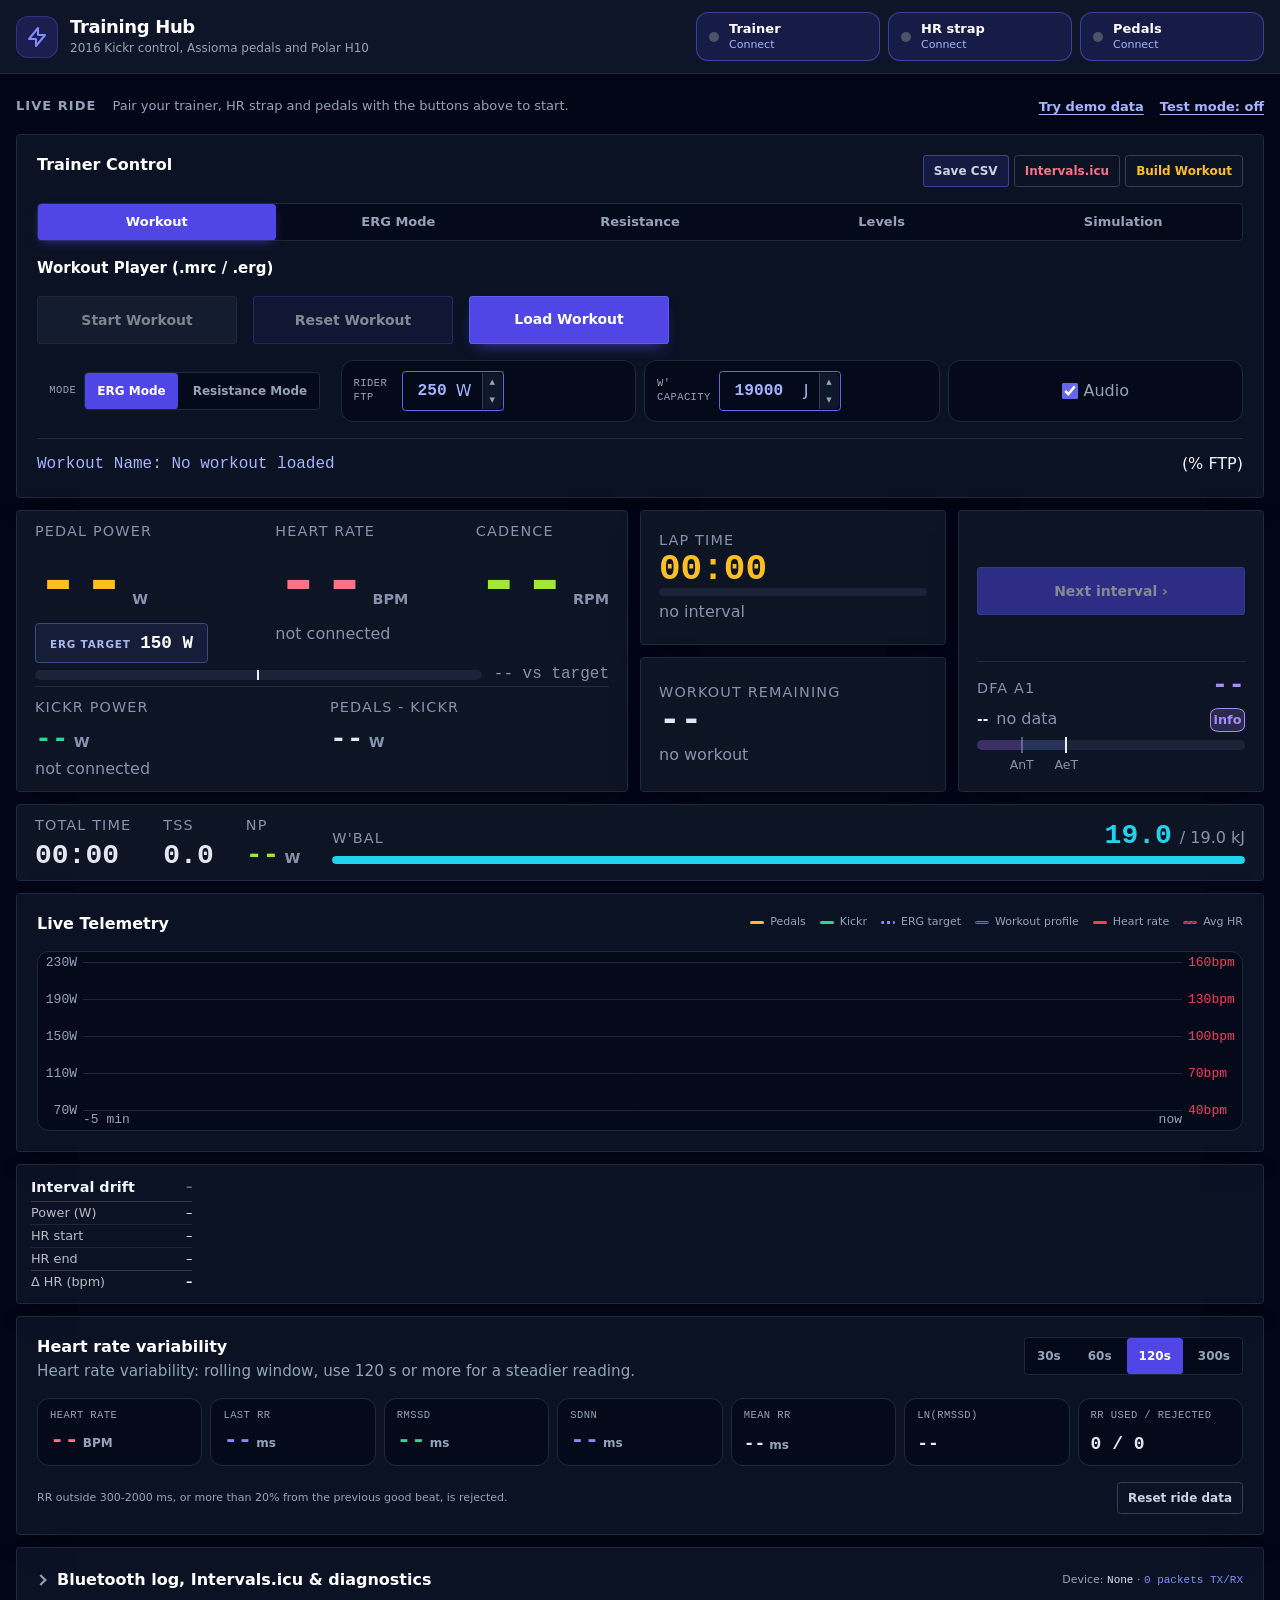
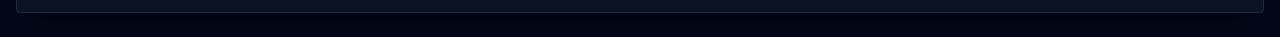
<file: index.html>
<!doctype html>
<html lang="en" class="dark">
  <head>
    <meta charset="UTF-8" />
    <meta name="viewport" content="width=device-width, initial-scale=1.0" />
    <meta name="theme-color" content="#0f172a" />
    <title>Wahoo Smart Trainer Control Dashboard</title>
    <link rel="icon" type="image/svg+xml" href="favicon.svg" />
    <link rel="stylesheet" href="./src/styles/styles.css" />
    <link rel="stylesheet" href="./src/styles/cockpit.css" />
  </head>
  <body class="app-body">
    <!-- Header: brand + device connections (first step of every session) -->
    <header class="app-header">
      <div class="app-header-inner">
        <div class="brand-block">
          <a href="./docs/index.html">
            <div class="brand-icon" aria-hidden="true">
              <svg fill="none" stroke="currentColor" viewBox="0 0 24 24">
                <path
                  stroke-linecap="round"
                  stroke-linejoin="round"
                  stroke-width="2"
                  d="M13 10V3L4 14h7v7l9-11h-7z"
                ></path>
              </svg></div
          ></a>
          <div class="brand-text">
            <h1 class="brand-title">Training Hub</h1>
            <p class="brand-subtitle">
              2016 Kickr control, Assioma pedals and Polar H10
            </p>
          </div>
        </div>

        <div class="device-bar" role="group" aria-label="Bluetooth devices">
          <button id="btn-trainer" type="button" class="device-button">
            <span id="dot-trainer" class="status-dot" aria-hidden="true"></span>
            <span class="device-button-body">
              <span class="device-button-heading">
                <span class="device-button-role">Trainer</span>
              </span>
              <span class="device-button-status"
                ><span id="btnText-trainer">Connect</span
                ><span id="name-trainer"></span
              ></span>
            </span>
          </button>
          <button id="btn-hr" type="button" class="device-button">
            <span id="dot-hr" class="status-dot" aria-hidden="true"></span>
            <span class="device-button-body">
              <span class="device-button-heading">
                <span class="device-button-role">HR strap</span>
                <span id="batteryHr" class="battery-badge" title="Battery level"
                  >--</span
                >
              </span>
              <span class="device-button-status"
                ><span id="btnText-hr">Connect</span><span id="name-hr"></span
              ></span>
            </span>
          </button>
          <button id="btn-pedals" type="button" class="device-button">
            <span id="dot-pedals" class="status-dot" aria-hidden="true"></span>
            <span class="device-button-body">
              <span class="device-button-heading">
                <span class="device-button-role">Pedals</span>
                <span
                  id="batteryPedals"
                  class="battery-badge"
                  title="Battery level"
                  >--</span
                >
              </span>
              <span class="device-button-status"
                ><span id="btnText-pedals">Connect</span
                ><span id="name-pedals"></span
              ></span>
            </span>
          </button>
        </div>
      </div>
    </header>

    <main class="dashboard">
      <div class="section-header">
        <div class="section-heading-group">
          <h2 id="rideCockpitTitle" class="section-title">Live ride</h2>
          <span id="demoBadge" class="demo-badge is-hidden">Demo data</span>
        </div>
        <p id="setupHint" class="setup-hint">
          <span
            >Pair your trainer, HR strap and pedals with the buttons above to
            start.</span
          >
          <button id="btn-demo" type="button" class="link-button">
            Try demo data
          </button>
        </p>

          <button id="btn-test-mode" type="button" class="link-button">
            Test mode: off
          </button>
      </div>

      <!-- 2. Controls: what the rider changes during a session -->
      <div class="control-row">
        <!-- Trainer control -->
        <section class="dashboard-card" aria-labelledby="trainerControlTitle">
          <div class="card-header">
            <h2 class="card-title">Trainer Control</h2>
            <div class="workout-buttons">
              <button
                id="btn-save-csv-workout"
                type="button"
                class="button button--ghost button--small"
              >
                Save CSV
              </button>
              <button
                id="btn-upload-intervals"
                type="button"
                class="button button--ghost button--small"
                title="Upload ride to Intervals.icu (free account supported)"
              >
                Intervals.icu
              </button>
              <a href="./workout-builder.html">
                <button
                  id="btn-workout-builder"
                  type="button"
                  class="button button--ghost button--small"
                  title="Create Workout"
                >
                  Build Workout
                </button>
              </a>
            </div>
          </div>

          <div
            id="modeTabList"
            class="mode-tab-list"
            role="group"
            aria-label="Trainer mode"
          >
            <button
              id="tab-workout"
              type="button"
              class="mode-tab-button mode-tab-button--active"
              aria-pressed="false"
            >
              Workout
            </button>
            <button
              id="tab-erg"
              type="button"
              class="mode-tab-button"
              aria-pressed="false"
            >
              ERG Mode
            </button>
            <button
              id="tab-resistance"
              type="button"
              class="mode-tab-button"
              aria-pressed="false"
            >
              Resistance
            </button>
            <button
              id="tab-level"
              type="button"
              class="mode-tab-button"
              aria-pressed="false"
            >
              Levels
            </button>
            <button
              id="tab-sim"
              type="button"
              class="mode-tab-button"
              aria-pressed="false"
            >
              Simulation
            </button>
          </div>

          <!-- TAB 1: ERG MODE -->
          <div id="panel-erg" class="mode-panel is-hidden">
            <div>
              <h3 class="mode-panel-title">Constant Wattage (ERG)</h3>
            </div>
            <div class="target-stepper">
              <button
                type="button"
                class="stepper-button"
                data-step-for="ergSlider"
                data-step="-5"
                aria-label="Decrease target by 5 watts"
              >
                &minus;5
              </button>
              <div class="target-readout">
                <span id="ergValueDisplay" class="target-value">150</span>
                <span class="target-unit">Watts</span>
              </div>
              <button
                type="button"
                class="stepper-button"
                data-step-for="ergSlider"
                data-step="5"
                aria-label="Increase target by 5 watts"
              >
                +5
              </button>
            </div>
            <div class="slider-block">
              <input
                type="range"
                id="ergSlider"
                min="50"
                max="500"
                step="5"
                value="150"
                class="range-slider"
                aria-label="ERG target in watts"
              />
              <div class="slider-scale">
                <span>50W</span>
                <span>275W</span>
                <span>500W</span>
              </div>
            </div>
            <div>
              <div class="preset-header">
                <span class="metric-label">Shortcut keys - QWERT</span>
                <button
                  id="ergEditBtn"
                  type="button"
                  class="button button--ghost button--small"
                >
                  Edit presets
                </button>
              </div>
              <div id="ergPresets" class="preset-grid"></div>
            </div>
          </div>

          <!-- TAB 2: RESISTANCE MODE (0x40) -->
          <div id="panel-resistance" class="mode-panel is-hidden">
            <div>
              <h3 class="mode-panel-title">Resistance (0 - 100%)</h3>
            </div>
            <div class="target-stepper">
              <button
                type="button"
                class="stepper-button"
                data-step-for="resistanceSlider"
                data-step="-1"
                aria-label="Decrease resistance by 5 percent"
              >
                &minus;1
              </button>
              <div class="target-readout">
                <span id="resistanceValueDisplay" class="target-value">50</span>
                <span class="target-unit">%</span>
              </div>
              <button
                type="button"
                class="stepper-button"
                data-step-for="resistanceSlider"
                data-step="1"
                aria-label="Increase resistance by 5 percent"
              >
                +1
              </button>
            </div>
            <div class="slider-block">
              <input
                type="range"
                id="resistanceSlider"
                min="0"
                max="100"
                step="1"
                value="25"
                class="range-slider"
                aria-label="Resistance in percent"
              />
              <div class="slider-scale">
                <span>0% (Easy)</span>
                <span>50%</span>
                <span>100% (Hard)</span>
              </div>
            </div>
            <div>
              <div class="preset-header">
                <span class="metric-label">Shortcut keys - QWERT</span>
                <button
                  id="resistanceEditBtn"
                  type="button"
                  class="button button--ghost button--small"
                >
                  Edit presets
                </button>
              </div>
              <div id="resistancePresets" class="preset-grid"></div>
            </div>
          </div>

          <!-- TAB 3: LEVEL MODE -->
          <div id="panel-level" class="mode-panel is-hidden">
            <div>
              <h3 class="mode-panel-title">Level Resistance (Levels 0 - 9)</h3>
            </div>
            <div class="target-stepper">
              <button
                type="button"
                class="stepper-button"
                data-step-for="levelSlider"
                data-step="-1"
                aria-label="Decrease level by 1"
              >
                &minus;1
              </button>
              <div class="target-readout">
                <span id="levelValueDisplay" class="target-value">3</span>
                <span class="target-unit">Level</span>
              </div>
              <button
                type="button"
                class="stepper-button"
                data-step-for="levelSlider"
                data-step="1"
                aria-label="Increase level by 1"
              >
                +1
              </button>
            </div>
            <div class="slider-block">
              <input
                type="range"
                id="levelSlider"
                min="0"
                max="9"
                step="1"
                value="3"
                class="range-slider"
                aria-label="Resistance level"
              />
              <div class="slider-scale">
                <span>0 (Easy)</span>
                <span>5 (Moderate)</span>
                <span>9 (Hard)</span>
              </div>
            </div>
          </div>

          <!-- TAB 4: SIM MODE -->
          <div id="panel-sim" class="mode-panel is-hidden">
            <div>
              <h3 class="mode-panel-title">
                Simulation (Mimic outdoor riding)
              </h3>
            </div>
            <div class="form-grid">
              <div class="form-field">
                <label class="form-label" for="simWeightInput"
                  >Rider + Bike Weight (kg)</label
                >
                <div class="number-input-wrapper">
                  <input
                    type="number"
                    id="simWeightInput"
                    value="75"
                    min="30"
                    max="150"
                    class="form-input"
                  />
                  <div class="custom-stepper">
                    <button
                      type="button"
                      tabindex="-1"
                      onclick="
                        document.getElementById('simWeightInput').stepUp();
                        document
                          .getElementById('simWeightInput')
                          .dispatchEvent(new Event('input'));
                      "
                    >
                      &#9650;
                    </button>
                    <button
                      type="button"
                      tabindex="-1"
                      onclick="
                        document.getElementById('simWeightInput').stepDown();
                        document
                          .getElementById('simWeightInput')
                          .dispatchEvent(new Event('input'));
                      "
                    >
                      &#9660;
                    </button>
                  </div>
                </div>
              </div>
              <div class="form-field">
                <label class="form-label" for="simCrrInput"
                  >Rolling Resistance (Crr)</label
                >
                <div class="number-input-wrapper">
                  <input
                    type="number"
                    id="simCrrInput"
                    value="0.004"
                    min="0.001"
                    max="0.02"
                    step="0.001"
                    inputmode="decimal"
                    class="form-input"
                  />
                  <div class="custom-stepper">
                    <button
                      type="button"
                      tabindex="-1"
                      onclick="
                        document.getElementById('simCrrInput').stepUp();
                        document
                          .getElementById('simCrrInput')
                          .dispatchEvent(new Event('input'));
                      "
                    >
                      &#9650;
                    </button>
                    <button
                      type="button"
                      tabindex="-1"
                      onclick="
                        document.getElementById('simCrrInput').stepDown();
                        document
                          .getElementById('simCrrInput')
                          .dispatchEvent(new Event('input'));
                      "
                    >
                      &#9660;
                    </button>
                  </div>
                </div>
              </div>
            </div>
            <div class="form-field form-field--simulation">
              <label class="form-label" for="gradeSlider"
                >Gradient / Slope (%)</label
              >
              <div class="target-stepper target-stepper--simulation">
                <button
                  type="button"
                  class="stepper-button"
                  data-step-for="gradeSlider"
                  data-step="-0.5"
                  aria-label="Decrease gradient by 0.5 percent"
                >
                  &minus;0.5
                </button>
                <div class="target-readout">
                  <span id="gradeValueDisplay" class="target-value">+0.0%</span>
                </div>
                <button
                  type="button"
                  class="stepper-button"
                  data-step-for="gradeSlider"
                  data-step="0.5"
                  aria-label="Increase gradient by 0.5 percent"
                >
                  +0.5
                </button>
              </div>
              <div class="slider-block slider-block--simulation">
                <input
                  type="range"
                  id="gradeSlider"
                  min="-15"
                  max="15"
                  step="0.5"
                  value="0"
                  class="range-slider"
                />
                <div class="slider-scale">
                  <span>-15% (Downhill)</span>
                  <span>0% (Flat)</span>
                  <span>+15% (Uphill)</span>
                </div>
              </div>
            </div>
            <button
              id="btn-send-sim"
              type="button"
              class="button button--primary button--block"
            >
              Transmit Sim Parameters
            </button>
          </div>
          <!-- TAB 5: WORKOUT (moved from its own card; all IDs unchanged) -->
          <div id="panel-workout" class="mode-panel">
            <div class="card-header">
              <div class="card-heading-group">
                <h3 id="workoutTitle" class="mode-panel-title">
                  Workout Player (.mrc / .erg)
                </h3>
              </div>
            </div>

            <div class="workout-primary-actions">
              <button
                id="workoutPlayBtn"
                type="button"
                class="button button--secondary"
                disabled
              >
                Start Workout
              </button>
              <button
                id="btn-stop-workout"
                type="button"
                class="button button--ghost button--small"
                disabled
              >
                Reset Workout
              </button>
              <label
                id="workoutFileLabel"
                class="button button--primary file-picker-button"
              >
                Load Workout
                <input
                  type="file"
                  id="workoutFileInput"
                  accept=".mrc,.erg"
                  class="file-picker-input"
                />
              </label>
            </div>

            <div class="stat-grid">
              <div class="form-field">
                <label class="stat-label">Mode</label>
                <div class="workout-mode-controls">
                  <div
                    class="toggle-group"
                    role="group"
                    aria-label="Workout mode"
                  >
                    <button
                      id="btnModeErg"
                      type="button"
                      class="toggle-button toggle-button--active"
                      aria-pressed="true"
                    >
                      ERG Mode
                    </button>
                    <button
                      id="btnModeRes"
                      type="button"
                      class="toggle-button"
                      aria-pressed="false"
                    >
                      Resistance Mode
                    </button>
                  </div>
                </div>
              </div>
              <div class="stat-tile stat-tile--with-input">
                <div class="form-field">
                  <label class="stat-label" for="ftpInput">RIDER FTP</label>
                  <div class="preset-input-wrapper">
                    <input
                      type="number"
                      id="ftpInput"
                      class="preset-input"
                      min="155"
                      max="300"
                      step="1"
                      inputmode="numeric"
                      value="236"
                      aria-label="Rider FTP in Watts"
                    />
                    <span class="input-unit">W</span>
                    <div class="preset-stepper">
                      <button type="button" tabindex="-1" id="ftpIncBtn">
                        ▲
                      </button>
                      <button type="button" tabindex="-1" id="ftpDecBtn">
                        ▼
                      </button>
                    </div>
                  </div>
                </div>
              </div>
              <div class="stat-tile stat-tile--with-input">
                <div class="form-field">
                  <label class="stat-label" for="wPrimeInput"
                    >W' CAPACITY</label
                  >
                  <div class="preset-input-wrapper">
                    <input
                      type="number"
                      id="wPrimeInput"
                      class="preset-input"
                      min="5000"
                      max="40000"
                      step="500"
                      value="19000"
                    />
                    <span class="input-unit">J</span>
                    <div class="preset-stepper">
                      <button
                        type="button"
                        id="wPrimeIncBtn"
                        aria-label="Increase W'"
                      >
                        ▲
                      </button>
                      <button
                        type="button"
                        id="wPrimeDecBtn"
                        aria-label="Decrease W'"
                      >
                        ▼
                      </button>
                    </div>
                  </div>
                </div>
              </div>
              <div class="stat-tile">
                <label class="terminal-toggle-label" style="margin-left: auto">
                  <input
                    type="checkbox"
                    id="audioCuesToggle"
                    class="terminal-toggle-input"
                    checked
                  />
                  <span>Audio</span>
                </label>
              </div>
            </div>

            <div class="workout-mode-row">
              <!-- <div class="workout-mode-controls"> -->
              <!--   <span class="workout-mode-label">Mode:</span> -->
              <!--   <div -->
              <!--     class="toggle-group" -->
              <!--     role="group" -->
              <!--     aria-label="Workout mode" -->
              <!--   > -->
              <!--     <button -->
              <!--       id="btnModeErg" -->
              <!--       type="button" -->
              <!--       class="toggle-button toggle-button--active" -->
              <!--       aria-pressed="true" -->
              <!--     > -->
              <!--       ERG Mode -->
              <!--     </button> -->
              <!--     <button -->
              <!--       id="btnModeRes" -->
              <!--       type="button" -->
              <!--       class="toggle-button" -->
              <!--       aria-pressed="false" -->
              <!--     > -->
              <!--       Resistance Mode -->
              <!--     </button> -->
              <!--   </div> -->
              <!-- </div> -->

              <p
                id="workoutTitleDisplay"
                class="card-subtitle workout-name-display"
              >
                <span>Workout Name: </span>
                No workout loaded
              </p>

              <span id="workoutModeDisplay" class="workout-mode-display"
              <!--   >ERG (% FTP)</span -->
              <!-- > -->
            </div>
          </div>
        </section>

        <!-- Workout player -->
      </div>

      <!-- 1. Live ride cockpit: the numbers a rider checks at a glance -->
      <section class="ride-cockpit" aria-labelledby="rideCockpitTitle">
        <div class="cockpit-grid">
          <!-- HERO: power vs target -->
          <article class="cockpit-tile cockpit-tile--primary">
            <div class="power-hero">
              <div class="power-top">
                <span class="metric-label">Pedal Power</span>
                <div class="metric-reading">
                  <div class="metric-group">
                    <span
                      id="pedalPowerDisplay"
                      class="metric-value metric-value--hero-sm metric-value--amber"
                      >--</span
                    >
                    <span class="metric-unit">W</span>
                  </div>
                </div>
                <!-- <span id="pedalPowerSub" class="metric-note" -->
                <!--   >not connected</span -->
                <!-- > -->
                <span class="target-chip">
                  <span id="targetModeLabel" class="target-chip-label"
                    >ERG target</span
                  >
                  <strong id="targetDisplay" class="target-chip-value"
                    >150 W</strong
                  >
                </span>
              </div>
              <div class="power-top">
                <span class="metric-label">Heart rate</span>
                <div class="metric-reading">
                  <div class="metric-group">
                    <span
                      id="topHrDisplay"
                      class="metric-value metric-value--hero-sm metric-value--rose"
                      >--</span
                    >
                    <span class="metric-unit">BPM</span>
                  </div>
                </div>
                <span id="pedalPowerSub" class="metric-note">&nbsp;</span>
              </div>
              <div class="power-top">
                <span class="metric-label">Cadence</span>
                <div class="metric-reading">
                  <div class="metric-group">
                    <span
                      id="liveCadenceDisplay"
                      class="metric-value metric-value--hero-sm metric-value--lime"
                      >--</span
                    >
                    <span class="metric-unit">RPM</span>
                  </div>
                </div>
              </div>
            </div>

            <div class="target-deviation">
              <div class="target-bar" aria-hidden="true">
                <div id="targetBarFill" class="target-bar-fill"></div>
                <span class="target-bar-tick"></span>
              </div>
              <span id="targetDeviation" class="metric-note">-- vs target</span>
            </div>

            <div class="power-secondary">
              <div class="power-readout">
                <span class="metric-label">Kickr Power</span>
                <div class="metric-reading">
                  <div class="metric-group">
                    <span
                      id="trainerPowerDisplay"
                      class="metric-value metric-value--medium metric-value--emerald"
                      >--</span
                    >
                    <span class="metric-unit">W</span>
                  </div>
                </div>
                <span id="trainerPowerSub" class="metric-note"
                  >not connected</span
                >
              </div>
              <div class="power-readout">
                <span class="metric-label">Pedals - Kickr</span>
                <div class="metric-reading">
                  <div class="metric-group">
                    <span
                      id="deltaDisplay"
                      class="metric-value metric-value--medium"
                      >--</span
                    >
                    <span class="metric-unit">W</span>
                  </div>
                </div>
                <span id="deltaSub" class="metric-note">&nbsp;</span>
              </div>
            </div>
          </article>

          <!-- Intervals: time -->
          <article class="cockpit-tile cockpit-tile--interval">
            <span id="intervalLabel" class="metric-label">Lap Time</span>
            <div class="metric-reading">
              <span
                id="intervalTimeDisplay"
                class="metric-value metric-value--large metric-value--amber"
                >00:00</span
              >
            </div>
            <div class="progress-bar" aria-hidden="true">
              <div id="intervalProgressFill" class="progress-bar-fill"></div>
            </div>
            <div class="metric-group">
              <span id="intervalSubNote" class= "metric-note"></span>
              <span id="intervalSub" class="metric-note metric-value--small">no interval</span>
            </div>
          </article>

          <!-- Total Time -->
          <article class="cockpit-tile cockpit-tile--workout">
            <span class="metric-label">Workout remaining</span>
            <div class="metric-reading">
              <span id="workoutRemainingDisplay"
                    class="metric-value metric-value--large">--</span>
            </div>
            <div class="metric-group">
              <span id="workoutRemainingSubNote" class="metric-note metric-value--small"></span>
              <span id="workoutRemainingSub" class="metric-note">no workout</span>
            </div>
            <!-- <span id="cadenceSub" class="metric-note is-hidden">&nbsp;</span> -->
          </article>

          <!-- Normalised Power + DFA a1 gauge -->
          <article class="cockpit-tile cockpit-tile--right">
            <div class="metric-reading">
              <button
                id="btnNextInterval"
                type="button"
                class="button button--primary button--block"
                disabled
              >
                Next interval ›
              </button>
            </div>

            <div class="dfa">
              <div class="dfa-head">
                <span class="metric-label">DFA a1</span>
                <span
                  id="dfaA1Display"
                  class="metric-value metric-value--medium metric-value--violet"
                  >--</span
                >
              </div>

              <!-- ...gauge and dfa-scale stay as they are... -->

              <div class="dfa-zone">
                <span id="dfaZone" class="dfa-zone-name">--</span>
                <span id="dfaZoneNote" class="metric-note">no data</span>
                <details class="dfa-info">
                  <summary aria-label="What do AeT and AnT mean?">info</summary>
                  <div class="dfa-info-panel">
                    <p>
                      DFA a1 measures how organised your heartbeat timing is. It
                      falls as effort rises.
                    </p>
                    <p>
                      <strong>Above 0.75:</strong> easy, below your aerobic
                      threshold (AeT, the top of zone 2).
                    </p>
                    <p>
                      <strong>0.50 to 0.75:</strong> moderate, between the two
                      thresholds.
                    </p>
                    <p>
                      <strong>Below 0.50:</strong> hard, beyond your anaerobic
                      threshold (AnT, close to FTP).
                    </p>
                    <p class="metric-note">Values are population averages.</p>
                  </div>
                </details>
              </div>
              <div class="dfa-gauge" aria-hidden="true">
                <span class="dfa-tick dfa-tick--ant"></span>
                <span class="dfa-tick dfa-tick--aet"></span>
                <span id="dfaMarker" class="dfa-marker is-hidden"></span>
              </div>
              <div class="dfa-scale" aria-hidden="true">
                <span
                  class="dfa-scale-label dfa-scale-label--ant"
                  title="Anaerobic threshold, DFA a1 about 0.50"
                  >AnT</span
                >
                <span
                  class="dfa-scale-label dfa-scale-label--aet"
                  title="Aerobic threshold, DFA a1 about 0.75"
                  >AeT</span
                >
              </div>
            </div>
          </article>

          <!-- Slow metrics strip -->
          <div class="cockpit-strip">
            <div class="strip-item">

            <span class="metric-label">Total Time</span>
            <div class="metric-reading">
              <span id="totalTimeDisplay" class="metric-value metric-value--medium"
                >--</span>
            </div>

            </div>
            <div class="strip-item">
              <span class="metric-label">TSS</span>
              <span id="tssDisplay" class="metric-value metric-value--medium"
                >0.0</span
              >
            </div>
            <div class="strip-item">
              <span class="metric-label">NP</span>
              <span class="strip-item-value">
                <span
                  id="npDisplay"
                  class="metric-value metric-value--medium metric-value--lime"
                  >---</span
                >
                <span class="metric-unit">W</span>
              </span>
            </div>
            <div class="strip-item strip-item--wbal">
              <div class="wbal-head">
                <span class="metric-label">W'bal</span>
                <span class="wbal-values">
                  <span
                    id="wPrimeBalDisplay"
                    class="metric-value metric-value--medium metric-value--cyan"
                    >19.5</span
                  >
                  <span class="metric-note"
                    >/ <span id="wPrimeMaxDisplay">19.5</span> kJ</span
                  >
                </span>
              </div>
              <div class="progress-bar progress-bar--wbal" aria-hidden="true">
                <div id="wPrimeBalFill" class="progress-bar-fill"></div>
              </div>
            </div>
          </div>
        </div>
      </section>

      <!-- 3. Power trend -->
      <section class="dashboard-card" aria-labelledby="powerTrendTitle">
        <div class="card-header">
          <div class="card-heading-group">
            <h2 id="powerTrendTitle" class="card-title">Live Telemetry</h2>
          </div>
          <div class="chart-legend">
            <span class="chart-legend-item"
              ><span
                class="chart-legend-swatch chart-legend-swatch--pedals"
              ></span
              >Pedals</span
            >
            <span class="chart-legend-item"
              ><span
                class="chart-legend-swatch chart-legend-swatch--trainer"
              ></span
              >Kickr</span
            >
            <span class="chart-legend-item"
              ><span
                class="chart-legend-swatch chart-legend-swatch--target"
              ></span
              >ERG target</span
            >
            <span class="chart-legend-item"
              ><span
                class="chart-legend-swatch"
                style="
                  background-color: rgba(99, 102, 241, 0.25);
                  border: 1px solid #6366f1;
                "
              ></span
              >Workout profile</span
            >
            <span class="chart-legend-item"
              ><span
                class="chart-legend-swatch"
                style="background-color: #f43f5e"
              ></span
              >Heart rate</span
            >
            <span class="chart-legend-item"
              ><span
                class="chart-legend-swatch"
                style="
                  background-color: rgba(244, 63, 94, 0.6);
                  border: 1px dashed #f43f5e;
                "
              ></span
              >Avg HR</span
            >
          </div>
        </div>
        <canvas
          id="powerChart"
          class="chart-canvas chart-canvas--power"
          role="img"
          aria-label="Training Data: Power, Workout Profile, and Heart Rate"
        ></canvas>
      </section>
      <!-- Interval drift -->
      <section class="dashboard-card dashboard-card--compact" aria-labelledby="driftTitle">
        <div id="driftTable" class="drift-scroll"></div>
      </section>
      <!-- 4. Heart rate variability -->
      <section class="dashboard-card" aria-labelledby="hrvTitle">
        <div class="card-header">
          <div class="card-heading-group">
            <h2 id="hrvTitle" class="card-title">Heart rate variability</h2>
            <p class="card-subtitle">
              Heart rate variability: rolling window, use 120 s or more for a
              steadier reading.
            </p>
          </div>
          <div class="toggle-group" role="group" aria-label="HRV window">
            <button id="win-30" type="button" class="toggle-button">30s</button>
            <button id="win-60" type="button" class="toggle-button">60s</button>
            <button id="win-120" type="button" class="toggle-button">
              120s
            </button>
            <button id="win-300" type="button" class="toggle-button">
              300s
            </button>
          </div>
        </div>

        <div class="hrv-stat-grid">
          <div class="stat-tile">
            <span class="stat-label">HEART RATE</span>
            <span class="stat-reading"
              ><span
                id="liveHrDisplay"
                class="stat-value stat-value--large stat-value--rose"
                >--</span
              ><span class="stat-unit">BPM</span></span
            >
          </div>
          <div class="stat-tile">
            <span class="stat-label">LAST RR</span>
            <span class="stat-reading"
              ><span
                id="liveRrDisplay"
                class="stat-value stat-value--large stat-value--indigo"
                >--</span
              ><span class="stat-unit">ms</span></span
            >
          </div>
          <div class="stat-tile">
            <span class="stat-label">RMSSD</span>
            <span class="stat-reading"
              ><span
                id="rmssdDisplay"
                class="stat-value stat-value--large stat-value--emerald"
                >--</span
              ><span class="stat-unit">ms</span></span
            >
          </div>
          <div class="stat-tile">
            <span class="stat-label">SDNN</span>
            <span class="stat-reading"
              ><span
                id="sdnnDisplay"
                class="stat-value stat-value--large stat-value--indigo"
                >--</span
              ><span class="stat-unit">ms</span></span
            >
          </div>
          <div class="stat-tile">
            <span class="stat-label">MEAN RR</span>
            <span class="stat-reading"
              ><span id="meanRrDisplay" class="stat-value">--</span
              ><span class="stat-unit">ms</span></span
            >
          </div>
          <div class="stat-tile">
            <span class="stat-label">ln(RMSSD)</span>
            <span class="stat-reading"
              ><span id="lnRmssdDisplay" class="stat-value">--</span></span
            >
          </div>
          <div class="stat-tile">
            <span class="stat-label">RR USED / REJECTED</span>
            <span class="stat-value"
              ><span id="rrCountDisplay">0</span> /
              <span id="rejectedDisplay">0</span></span
            >
          </div>
        </div>

        <div class="card-footer">
          <p class="card-footnote">
            RR outside 300-2000 ms, or more than 20% from the previous good
            beat, is rejected.
          </p>
          <button
            id="btn-reset-telemetry"
            type="button"
            class="button button--ghost button--small"
          >
            Reset ride data
          </button>
        </div>
      </section>

      <!-- 5. Diagnostics & Intervals.icu Settings -->
      <details id="diagnosticsPanel" class="dashboard-card diagnostics-panel">
        <summary class="diagnostics-summary">
          <span class="diagnostics-summary-title"
            >Bluetooth log, Intervals.icu &amp; diagnostics</span
          >
          <span class="diagnostics-summary-meta">
            Device:
            <span id="deviceNameLabel" class="diagnostics-device-name"
              >None</span
            >
            &middot;
            <span id="packetCountLabel" class="diagnostics-packet-count"
              >0 packets TX/RX</span
            >
          </span>
        </summary>
        <div class="diagnostics-body">
          <!-- Intervals.icu free API integration -->
          <div class="bluetooth-profile" style="margin-bottom: 1rem">
            <div class="bluetooth-profile-header">
              <h3 class="bluetooth-profile-title">
                Intervals.icu Sync (Free Account API)
              </h3>
              <span class="bluetooth-profile-service"
                >POST /api/v1/athlete/{id}/activities</span
              >
            </div>
            <p class="card-subtitle" style="margin-bottom: 0.75rem">
              Find your Athlete ID (e.g. <code>i12345</code>) and API Key under
              <strong>Settings &rarr; Developer Settings</strong> in
              Intervals.icu. Stored locally in your browser only.
            </p>
            <form onsubmit="return false;">
              <div class="form-grid">
                <div class="form-field">
                  <label class="form-label" for="intervalsAthleteId"
                    >Athlete ID</label
                  >
                  <input
                    type="text"
                    id="intervalsAthleteId"
                    placeholder="i12345 or 0"
                    class="form-input"
                    autocomplete="username"
                  />
                </div>
                <div class="form-field">
                  <label class="form-label" for="intervalsApiKey"
                    >API Key</label
                  >
                  <input
                    type="password"
                    id="intervalsApiKey"
                    placeholder="Paste Intervals.icu API key"
                    class="form-input"
                    autocomplete="current-password"
                  />
                </div>
              </div>
            </form>

            <div
              style="
                margin-top: 0.75rem;
                display: flex;
                gap: 0.5rem;
                align-items: center;
              "
            >
              <button
                id="btn-save-intervals"
                type="button"
                class="button button--secondary button--small"
              >
                Save Credentials
              </button>
              <button
                id="btn-sync-intervals-now"
                type="button"
                class="button button--primary button--small"
              >
                Upload Current Ride Now
              </button>
              <span id="intervalsStatusMsg" class="metric-note"></span>
            </div>
          </div>

          <div class="terminal">
            <div class="terminal-header">
              <div class="terminal-title-group">
                <span
                  class="window-control-dot window-control-dot--red"
                  aria-hidden="true"
                ></span>
                <span
                  class="window-control-dot window-control-dot--amber"
                  aria-hidden="true"
                ></span>
                <span
                  class="window-control-dot window-control-dot--emerald"
                  aria-hidden="true"
                ></span>
                <span class="terminal-title">Bluetooth Terminal</span>
              </div>
              <div class="terminal-controls">
                <label class="terminal-toggle-label">
                  <input
                    type="checkbox"
                    id="logTelemetryToggle"
                    class="terminal-toggle-input"
                  />
                  <span>Log HR / power packets</span>
                </label>
                <button
                  id="btn-clear-console"
                  type="button"
                  class="button button--ghost button--small"
                >
                  Clear
                </button>
              </div>
            </div>
            <div id="terminalLog" class="terminal-output" role="log">
              <div class="terminal-line">
                [System] Ready to connect to Wahoo trainer via Web Bluetooth...
              </div>
              <div class="terminal-line">
                [System] Ensure your browser supports Web Bluetooth (Chrome,
                Edge, Opera).
              </div>
            </div>
          </div>

          <div class="bluetooth-profile">
            <div class="bluetooth-profile-header">
              <h3 class="bluetooth-profile-title">Active Bluetooth Profile</h3>
              <span class="bluetooth-profile-service"
                >UUID Service: 0x1818</span
              >
            </div>
            <div>
              <span class="bluetooth-profile-label"
                >WAHOO TRAINER CHARACTERISTIC</span
              >
              <span class="bluetooth-profile-value"
                >A026E005-0A7D-4AB3-97FA-F1500F9FEB8B</span
              >
            </div>
            <span class="bluetooth-profile-unlock"
              >Unlock Seq: [0x20, 0xEE, 0xFC]</span
            >
          </div>
        </div>
      </details>
    </main>

    <!-- Modal Notification Banner -->
    <div id="notificationModal" class="modal-overlay is-hidden">
      <div
        class="modal-card"
        role="dialog"
        aria-modal="true"
        aria-labelledby="modalTitle"
      >
        <div class="modal-header-row">
          <svg
            fill="none"
            stroke="currentColor"
            viewBox="0 0 24 24"
            aria-hidden="true"
          >
            <path
              stroke-linecap="round"
              stroke-linejoin="round"
              stroke-width="2"
              d="M13 16h-1v-4h-1m1-4h.01M21 12a9 9 0 11-18 0 9 9 0 0118 0z"
            ></path>
          </svg>
          <h3 id="modalTitle" class="modal-title">Notice</h3>
        </div>
        <p id="modalMessage" class="modal-message">
          Message content goes here.
        </p>
        <div id="modalActions" class="modal-actions">
          <button
            id="modalDefaultBtn"
            type="button"
            class="button button--primary"
          >
            Got it
          </button>
        </div>
      </div>
    </div>
    <script type="module" src="./src/main.js"></script>
  </body>
</html>
</file>
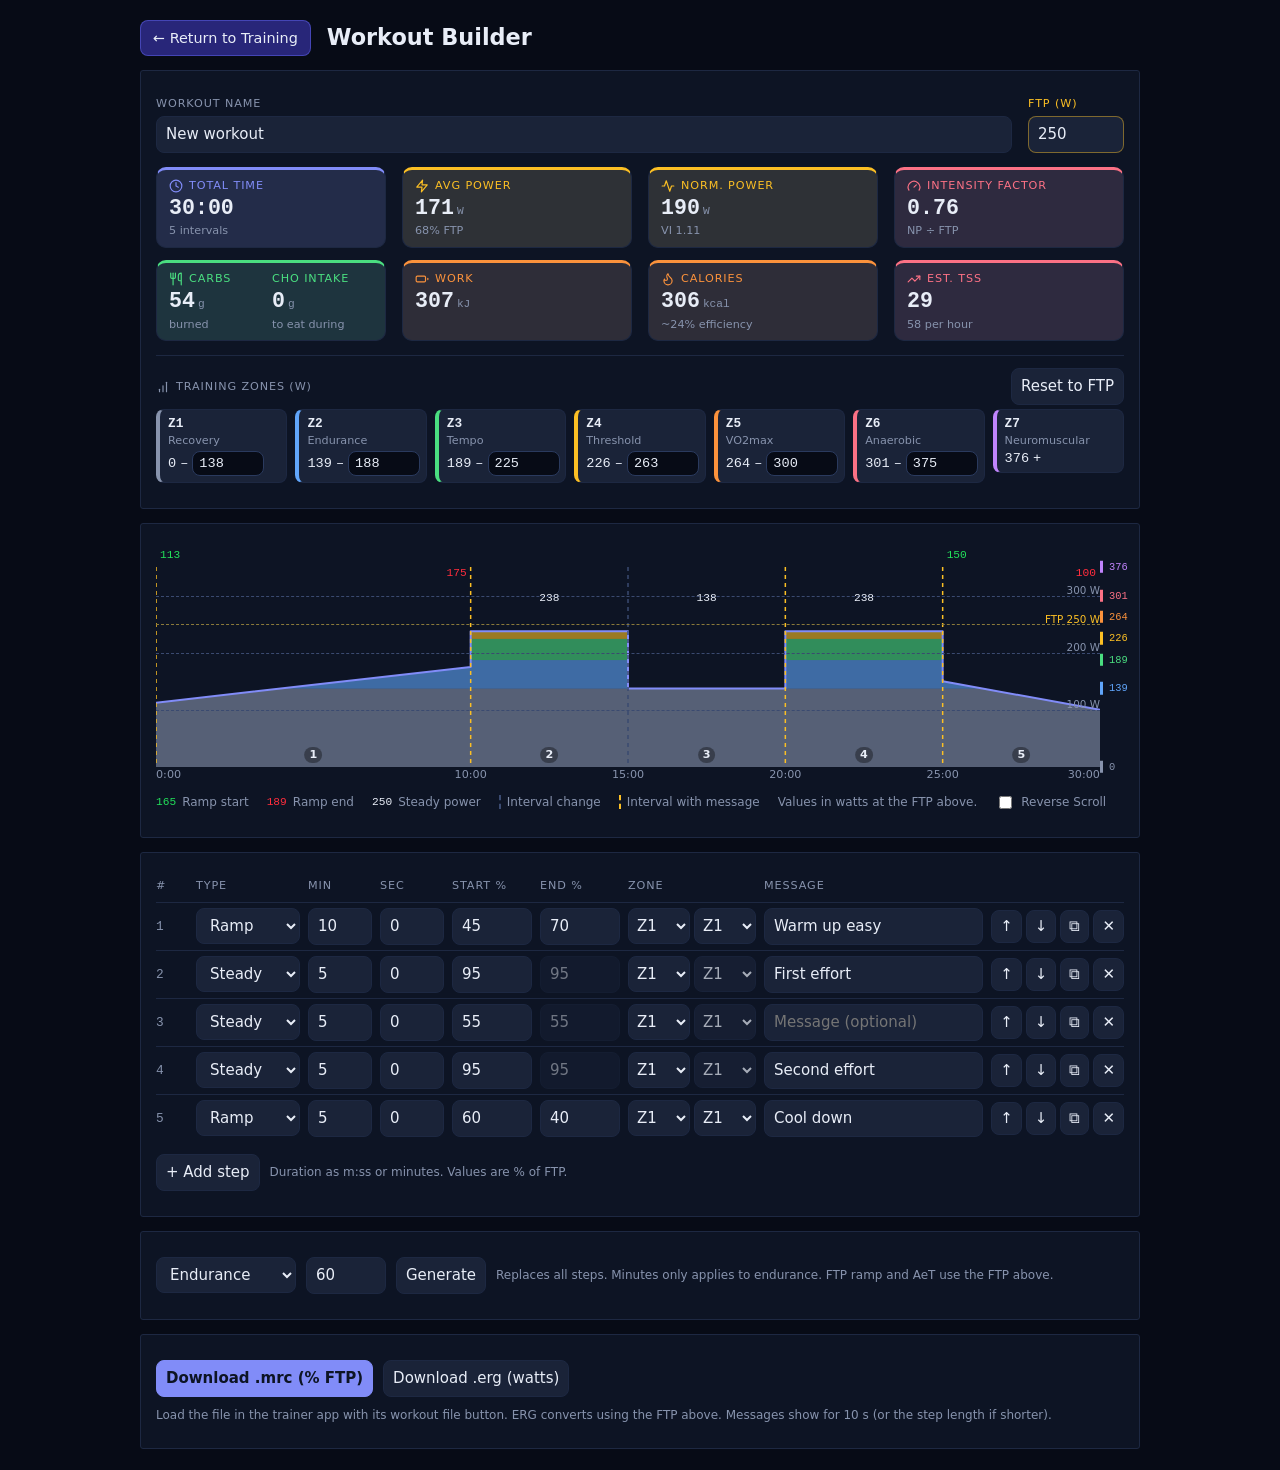
<file: workout-builder.html>
<!doctype html>
<html lang="en">
  <head>
    <meta charset="utf-8" />
    <meta name="viewport" content="width=device-width, initial-scale=1" />
    <title>Workout Builder</title>
    <link rel="stylesheet" href="./src/styles/workout-builder.css" />
  </head>
  <body>
    <svg
      style="
        position: absolute;
        width: 0;
        height: 0;
        overflow: hidden;
        pointer-events: none;
      "
      aria-hidden="true"
    >
      <symbol id="i-clock" viewBox="0 0 24 24">
        <circle cx="12" cy="12" r="10" />
        <polyline points="12 6 12 12 16 14" />
      </symbol>
      <symbol id="i-bolt" viewBox="0 0 24 24">
        <polygon points="13 2 3 14 12 14 11 22 21 10 12 10 13 2" />
      </symbol>
      <symbol id="i-pulse" viewBox="0 0 24 24">
        <polyline points="22 12 18 12 15 21 9 3 6 12 2 12" />
      </symbol>
      <symbol id="i-gauge" viewBox="0 0 24 24">
        <path d="M3.34 19a10 10 0 1 1 17.32 0" />
        <path d="m12 14 4-4" />
      </symbol>
      <symbol id="i-trend" viewBox="0 0 24 24">
        <polyline points="22 7 13.5 15.5 8.5 10.5 2 17" />
        <polyline points="16 7 22 7 22 13" />
      </symbol>
      <symbol id="i-battery" viewBox="0 0 24 24">
        <rect x="2" y="7" width="16" height="10" rx="2" />
        <line x1="22" y1="11" x2="22" y2="13" />
      </symbol>
      <symbol id="i-flame" viewBox="0 0 24 24">
        <path
          d="M8.5 14.5A2.5 2.5 0 0 0 11 12c0-1.38-.5-2-1-3-1.072-2.143-.224-4.054 2-6 .5 2.5 2 4.9 4 6.5 2 1.6 3 3.5 3 5.5a7 7 0 1 1-14 0c0-1.153.433-2.294 1-3a2.5 2.5 0 0 0 2.5 2.5z"
        />
      </symbol>
      <symbol id="i-fork" viewBox="0 0 24 24">
        <path d="M3 2v7c0 1.1.9 2 2 2h4a2 2 0 0 0 2-2V2" />
        <path d="M7 2v20" />
        <path d="M21 15V2a5 5 0 0 0-5 5v6c0 1.1.9 2 2 2h3Zm0 0v7" />
      </symbol>
      <symbol id="i-bars" viewBox="0 0 24 24">
        <line x1="12" y1="20" x2="12" y2="10" />
        <line x1="18" y1="20" x2="18" y2="4" />
        <line x1="6" y1="20" x2="6" y2="16" />
      </symbol>
    </svg>
    <main>
      <header class="page-head">
        <a class="home" href="./index.html">&larr; Return to Training</a>
        <h1>Workout Builder</h1>
      </header>

      <section class="card top">
        <div class="field grow">
          <label for="name">Workout name</label>
          <input id="name" maxlength="60" />
        </div>
        <div class="field">
          <label for="ftp">FTP (W)</label>
          <input id="ftp" type="number" min="50" max="600" />
        </div>

        <div class="metrics">
          <div class="m g-time">
            <span class="lbl"
              ><svg class="ic"><use href="#i-clock" /></svg>Total time</span
            ><b id="sTime">0:00</b><small id="sCount">&nbsp;</small>
          </div>
          <div class="m g-power">
            <span class="lbl"
              ><svg class="ic"><use href="#i-bolt" /></svg>Avg power</span
            ><b id="sAvgW">0<i>W</i></b
            ><small><span id="sAvg">0</span>% FTP</small>
          </div>
          <div class="m g-power">
            <span class="lbl"
              ><svg class="ic"><use href="#i-pulse" /></svg>Norm. power</span
            ><b id="sNP">0<i>W</i></b
            ><small>VI <span id="sVI">1.00</span></small>
          </div>
          <div class="m g-int">
            <span class="lbl"
              ><svg class="ic"><use href="#i-gauge" /></svg>Intensity
              factor</span
            ><b id="sIF">0.00</b><small>NP ÷ FTP</small>
          </div>
          <div class="m g-fuel">
            <span class="lbl"
              ><svg class="ic"><use href="#i-fork" /></svg>Carbs</span
            >
            <span class="lbl r">CHO intake</span>
            <b id="sCarb">0<i>g</i></b>
            <b id="sCho">0<i>g</i></b>
            <small>burned</small>
            <small>to eat during</small>
          </div>
          <div class="m g-energy">
            <span class="lbl"
              ><svg class="ic"><use href="#i-battery" /></svg>Work</span
            ><b id="sKj">0<i>kJ</i></b
            ><small>&nbsp;</small>
          </div>
          <div class="m g-energy">
            <span class="lbl"
              ><svg class="ic"><use href="#i-flame" /></svg>Calories</span
            ><b id="sKcal">0<i>kcal</i></b
            ><small>~24% efficiency</small>
          </div>
          <div class="m g-int">
            <span class="lbl"
              ><svg class="ic"><use href="#i-trend" /></svg>Est. TSS</span
            ><b id="sTss">0</b><small><span id="sTssH">0</span> per hour</small>
          </div>
        </div>

        <div class="zones">
          <div class="zhead">
            <span class="lbl zt"
              ><svg class="ic"><use href="#i-bars" /></svg>Training zones
              (W)</span
            >
            <button id="zreset" type="button">Reset to FTP</button>
          </div>
          <div id="zonelist" class="zlist"></div>
        </div>
      </section>

      <section class="card chart-section">
        <div class="chartscroll">
          <div class="chartpad" id="chartpad">
            <div class="chartwrap">
              <svg
                id="chart"
                viewBox="0 0 1000 200"
                preserveAspectRatio="none"
                aria-label="Workout profile preview"
                role="img"
              ></svg>
              <div id="grid"></div>
              <div id="labels"></div>
              <div id="zlabels"></div>
              <div id="nums"></div>
              <div id="inums"></div>
            </div>
          </div>
        </div>

        <div class="legend" aria-label="Chart legend">
          <span class="key"
            ><i class="sw txt" style="color: #22e05a">165</i>Ramp start</span
          >
          <span class="key"
            ><i class="sw txt" style="color: #ff2d3d">189</i>Ramp end</span
          >
          <span class="key"
            ><i class="sw txt" style="color: var(--text)">250</i>Steady
            power</span
          >
          <span class="key"
            ><i class="sw dash" style="--c: #3a4a70"></i>Interval change</span
          >
          <span class="key"
            ><i class="sw dash" style="--c: #fbbf24"></i>Interval with
            message</span
          >
          <span class="key note">Values in watts at the FTP above.</span>
          <label
            class="note"
            style="
              display: flex;
              gap: 6px;
              align-items: center;
              text-transform: none;
              letter-spacing: 0;
            "
          >
            <input type="checkbox" id="wheelInv" /> Reverse Scroll
          </label>
        </div>
      </section>

      <section class="card">
        <div class="head lbl">
          <span>#</span><span>Type</span><span>Min</span><span>Sec</span
          ><span>Start %</span><span>End %</span><span>Zone</span
          ><span>Message</span><span></span>
        </div>
        <div id="rows"></div>
        <div class="bar" style="margin-top: 12px">
          <button id="add">+ Add step</button>
          <span class="note"
            >Duration as m:ss or minutes. Values are % of FTP.</span
          >
        </div>
      </section>
      <section class="card bar">
        <select id="tplType" aria-label="Template">
          <option value="endurance">Endurance</option>
          <option value="threshold">Threshold</option>
          <option value="vo2">VO2</option>
          <option value="ftpRamp">FTP ramp</option>
          <option value="aet">AeT step test</option>
        </select>
        <input
          id="tplMins"
          type="number"
          min="20"
          max="240"
          value="60"
          aria-label="Minutes"
          style="width: 5rem"
        />
        <button id="tplGo">Generate</button>
        <span class="note"
          >Replaces all steps. Minutes only applies to endurance. FTP ramp and
          AeT use the FTP above.</span
        >
      </section>
      <section class="card bar">
        <button class="primary" data-export="mrc">Download .mrc (% FTP)</button>
        <button data-export="erg">Download .erg (watts)</button>
        <span class="note"
          >Load the file in the trainer app with its workout file button. ERG
          converts using the FTP above. Messages show for 10 s (or the step
          length if shorter).</span
        >
      </section>
    </main>
  </body>
  <script src="./src/workout-builder/workout-builder.js"></script>
</html>
</file>
<file: src/styles/styles.css>
/* ============================================================
         DESIGN TOKENS
         ============================================================ */
:root {
  --color-page: #020617;
  --color-surface: #0f172a;
  --color-card: rgba(15, 23, 42, 0.7);
  --color-inset: rgba(2, 6, 23, 0.6);
  --color-control: #1e293b;
  --color-control-hover: #334155;
  --color-border: #1e293b;
  --color-border-strong: #334155;
  --color-text: #f1f5f9;
  --color-heading: #ffffff;
  --color-text-soft: #cbd5e1;
  --color-text-secondary: #94a3b8;
  --color-brand: #6366f1;
  --color-brand-strong: #4f46e5;
  --color-brand-deep: #4338ca;
  --color-brand-text: #818cf8;
  --color-brand-text-light: #a5b4fc;
  --color-emerald: #34d399;
  --color-amber: #fbbf24;
  --color-rose: #fb7185;
  --font-sans:
    Inter, ui-sans-serif, system-ui, -apple-system, "Segoe UI", Roboto,
    Helvetica, Arial, sans-serif;
  --font-mono:
    ui-monospace, SFMono-Regular, Menlo, Monaco, Consolas, "Liberation Mono",
    monospace;
  --radius-card: 0.225rem;
  --radius-tile: 0.75rem;
  --radius-control: 0.225rem;
  --layout-gap: 1rem;
}

/* ============================================================
         BASE
         ============================================================ */
*,
*::before,
*::after {
  box-sizing: border-box;
}

html {
  -webkit-text-size-adjust: 100%;
  text-size-adjust: 100%;
}

.app-body {
  margin: 0;
  min-height: 100vh;
  display: flex;
  flex-direction: column;
  background-color: var(--color-page);
  color: var(--color-text);
  font-family: var(--font-sans);
  line-height: 1.5;
  -webkit-font-smoothing: antialiased;
  -moz-osx-font-smoothing: grayscale;
}

h1,
h2,
h3,
p,
dl,
dd {
  margin: 0;
}

/* Completely remove native browser spin buttons */

button[aria-busy="true"] {
  opacity: 0.6;
  cursor: progress;
}

input[type="number"]::-webkit-inner-spin-button,
input[type="number"]::-webkit-outer-spin-button {
  -webkit-appearance: none;
  margin: 0;
}

input[type="number"] {
  -moz-appearance: textfield;
}

/* Wrapper to position custom arrows inside the input box */
.number-input-wrapper {
  position: relative;
  display: flex;
  align-items: center;
}

.number-input-wrapper .form-input {
  width: 100%;
  padding-right: 2.25rem; /* Make room for the custom arrows */
}

/* Custom theme-matching stepper container */
.custom-stepper {
  position: absolute;
  right: 4px;
  top: 4px;
  bottom: 4px;
  display: flex;
  flex-direction: column;
  width: 24px;
  border-left: 1px solid #334155;
  background: #0f172a;
  border-radius: 0 0.25rem 0.25rem 0;
  overflow: hidden;
}

.custom-stepper button {
  flex: 1;
  background: transparent;
  border: none;
  color: #94a3b8;
  font-size: 8px;
  display: flex;
  align-items: center;
  justify-content: center;
  cursor: pointer;
  transition:
    background 0.15s,
    color 0.15s;
}

.custom-stepper button:hover {
  background: #1e293b;
  color: #6366f1; /* Matches your indigo theme */
}
button,
input {
  font-family: inherit;
}

button {
  cursor: pointer;
  touch-action: manipulation;
}

:focus-visible {
  outline: 2px solid var(--color-brand-text-light);
  outline-offset: 2px;
}

.is-hidden,
.hidden {
  display: none !important;
}

/* ============================================================
         HEADER: BRAND + DEVICE CONNECTIONS
         ============================================================ */
.app-header {
  z-index: 20;
  background-color: rgba(15, 23, 42, 0.94);
  border-bottom: 1px solid var(--color-border);
}

.app-header-inner {
  max-width: 80rem;
  margin: 0 auto;
  padding: 0.75rem 1rem;
  display: flex;
  flex-direction: column;
  gap: 0.75rem;
}

.brand-block {
  display: flex;
  align-items: center;
  gap: 0.75rem;
  min-width: 0;
  flex: 1 1 auto;
}

.brand-icon {
  flex-shrink: 0;
  display: flex;
  align-items: center;
  justify-content: center;
  padding: 0.5rem;
  background-color: rgba(79, 70, 229, 0.2);
  border: 1px solid rgba(99, 102, 241, 0.3);
  border-radius: var(--radius-tile);
  color: var(--color-brand-text);
}

.brand-icon svg {
  display: block;
  width: 1.5rem;
  height: 1.5rem;
}

.brand-text {
  min-width: 0;
}

.brand-title {
  font-size: 1.125rem;
  font-weight: 700;
  letter-spacing: -0.02em;
  line-height: 1.25;
  color: var(--color-heading);
}

.brand-subtitle {
  font-size: 0.75rem;
  color: var(--color-text-secondary);
  white-space: nowrap;
  overflow: hidden;
  text-overflow: ellipsis;
}

.device-bar {
  display: grid;
  grid-template-columns: repeat(3, minmax(0, 1fr));
  gap: 0.5rem;
  flex-shrink: 0;
}

.device-button {
  display: flex;
  align-items: center;
  gap: 0.625rem;
  min-width: 0;
  min-height: 3rem;
  padding: 0.5rem 0.75rem;
  text-align: left;
  color: var(--color-text);
  background-color: rgba(79, 70, 229, 0.16);
  border: 1px solid rgba(99, 102, 241, 0.5);
  border-radius: var(--radius-tile);
  transition:
    background-color 0.15s ease,
    border-color 0.15s ease;
}

.device-button:hover {
  background-color: rgba(79, 70, 229, 0.3);
  border-color: var(--color-brand);
}

.device-button--connecting {
  cursor: progress;
}

.device-button--connected {
  background-color: rgba(16, 185, 129, 0.1);
  border-color: rgba(52, 211, 153, 0.4);
}

.device-button--connected:hover {
  background-color: rgba(16, 185, 129, 0.18);
  border-color: var(--color-emerald);
}

.device-button-body {
  display: flex;
  flex-direction: column;
  flex: 1;
  min-width: 0;
  line-height: 1.3;
}

.device-button-heading {
  display: flex;
  align-items: center;
  justify-content: space-between;
  gap: 0.375rem;
}

.device-button-role {
  font-size: 0.8125rem;
  font-weight: 600;
  color: var(--color-heading);
  white-space: nowrap;
  overflow: hidden;
  text-overflow: ellipsis;
}

.device-button-status {
  display: block;
  font-size: 0.6875rem;
  color: var(--color-brand-text-light);
  white-space: nowrap;
  overflow: hidden;
  text-overflow: ellipsis;
}

.device-button--connected .device-button-status {
  color: var(--color-text-secondary);
}

.status-dot {
  flex-shrink: 0;
  width: 0.625rem;
  height: 0.625rem;
  border-radius: 50%;
  background-color: #475569;
}

.status-dot--connecting {
  background-color: var(--color-amber);
  animation: status-pulse 1s ease-in-out infinite;
}

.status-dot--connected {
  background-color: var(--color-emerald);
  box-shadow: 0 0 0 3px rgba(52, 211, 153, 0.2);
}

@keyframes status-pulse {
  0%,
  100% {
    opacity: 1;
  }
  50% {
    opacity: 0.35;
  }
}

.battery-badge {
  display: none;
  flex-shrink: 0;
  padding: 0 0.3125rem;
  font-family: var(--font-mono);
  font-size: 0.625rem;
  font-weight: 600;
  color: var(--color-emerald);
  border: 1px solid rgba(52, 211, 153, 0.35);
  border-radius: 0.25rem;
}

.battery-badge--known {
  display: inline-block;
}

/* ============================================================
         PAGE LAYOUT
         ============================================================ */
.dashboard {
  flex: 1;
  width: 100%;
  max-width: 80rem;
  margin: 0 auto;
  padding: 1rem;
  display: flex;
  flex-direction: column;
  gap: var(--layout-gap);
}

.control-row {
  display: grid;
  grid-template-columns: minmax(0, 1fr);
  gap: var(--layout-gap);
}

.section-header {
  display: flex;
  flex-wrap: wrap;
  align-items: center;
  justify-content: space-between;
  gap: 0.375rem 1rem;
}

.section-heading-group {
  display: flex;
  align-items: center;
  gap: 0.625rem;
}

.section-title {
  font-size: 0.8125rem;
  font-weight: 700;
  letter-spacing: 0.08em;
  text-transform: uppercase;
  color: var(--color-text-secondary);
}

.demo-badge {
  padding: 0.125rem 0.5rem;
  font-size: 0.6875rem;
  font-weight: 700;
  letter-spacing: 0.06em;
  text-transform: uppercase;
  color: #1c1917;
  background-color: var(--color-amber);
  border-radius: 999px;
}

.setup-hint {
  display: flex;
  flex-grow: 1;
  justify-content: space-between;
  flex-wrap: wrap;
  align-items: center;
  gap: 0.125rem 0.625rem;
  font-size: 0.8125rem;
  color: var(--color-text-secondary);
}

.link-button {
  min-height: 2rem;
  padding: 0.25rem 0;
  font-size: 0.8125rem;
  font-weight: 600;
  color: var(--color-brand-text-light);
  background: none;
  border: 0;
  text-decoration: underline;
  text-underline-offset: 3px;
}

.link-button:hover {
  color: var(--color-heading);
}

/* ============================================================
         LIVE RIDE COCKPIT
         ============================================================ */
.cockpit-grid {
  display: grid;
  grid-template-columns: repeat(2, minmax(0, 1fr));
  gap: 0.75rem;
}

.cockpit-tile {
  display: flex;
  flex-direction: column;
  gap: 0.375rem;
  min-width: 0;
  padding: 1rem;
  background-color: var(--color-card);
  border: 1px solid var(--color-border);
  border-radius: var(--radius-card);
  box-shadow: 0 10px 30px -14px rgba(0, 0, 0, 0.7);
}

.cockpit-tile--power {
  grid-column: 1 / -1;
  border-color: rgba(99, 102, 241, 0.4);
  background-image: linear-gradient(
    135deg,
    rgba(79, 70, 229, 0.16),
    rgba(15, 23, 42, 0) 60%
  );
}

.cockpit-tile--time {
  grid-column: 1 / -1;
  flex-direction: row;
  gap: 1rem;
}

.cockpit-tile-header {
  display: flex;
  flex-wrap: wrap;
  align-items: center;
  justify-content: space-between;
  gap: 0.375rem 0.75rem;
}

.target-chip {
  display: inline-flex;
  align-items: baseline;
  gap: 0.5rem;
  padding: 0.25rem 0.75rem;
  white-space: nowrap;
  background-color: rgba(99, 102, 241, 0.18);
  border: 1px solid rgba(99, 102, 241, 0.45);
  border-radius: 999px;
}

.target-chip-label {
  font-size: 0.625rem;
  font-weight: 700;
  letter-spacing: 0.08em;
  text-transform: uppercase;
  color: var(--color-brand-text-light);
}

.target-chip-value {
  font-family: var(--font-mono);
  font-size: 1.0625rem;
  font-weight: 800;
  font-variant-numeric: tabular-nums;
  color: var(--color-heading);
}

.power-readouts {
  display: grid;
  grid-template-columns: repeat(2, minmax(0, 1fr));
  gap: 0.75rem 1rem;
  margin-top: 0.25rem;
}

.power-readout {
  display: flex;
  flex-direction: column;
  gap: 0.25rem;
  min-width: 0;
}

.power-readout--delta {
  grid-column: 1 / -1;
  flex-direction: row;
  flex-wrap: wrap;
  align-items: baseline;
  gap: 0.25rem 0.75rem;
  padding-top: 0.625rem;
  border-top: 1px solid var(--color-border);
}

.time-readout {
  display: flex;
  flex-direction: column;
  gap: 0.25rem;
  flex: 1;
  min-width: 0;
}

.metric-label-detail {
  font-weight: 500;
  letter-spacing: 0.02em;
  text-transform: none;
}

.metric-reading {
  display: flex;
  align-items: baseline;
  gap: 0.375rem;
  white-space: nowrap;
}

.metric-value {
  font-family: var(--font-mono);
  font-size: 1.5rem;
  font-weight: 800;
  font-variant-numeric: tabular-nums;
  line-height: 1;
  color: #e2e8f0;
}

.metric-value--hero {
  font-size: clamp(2.5rem, 9vw, 3.5rem);
}

.metric-value--large {
  font-size: clamp(1.75rem, 6vw, 2.25rem);
}

.metric-value--medium {
  font-size: clamp(1.5rem, 5vw, 1.875rem);
}

.metric-value--small {
  font-size: 1.25rem;
}

.metric-value--indigo {
  color: var(--color-brand-text);
}

.metric-value--emerald {
  color: var(--color-emerald);
}

.metric-value--amber {
  color: var(--color-amber);
}

.metric-value--rose {
  color: var(--color-rose);
}

.metric-unit {
  font-size: 0.8125rem;
  font-weight: 600;
  color: var(--color-text-secondary);
}

.metric-note {
  min-height: 1rem;
  font-size: 0.6875rem;
  line-height: 1.4;
  color: var(--color-text-secondary);
}

.metric-secondary {
  display: flex;
  flex-wrap: wrap;
  align-items: baseline;
  gap: 0.25rem 0.5rem;
  margin-top: auto;
  padding-top: 0.5rem;
  border-top: 1px solid var(--color-border);
}

/* ============================================================
         CARDS
         ============================================================ */
.dashboard-card {
  display: flex;
  flex-direction: column;
  gap: 1rem;
  min-width: 0;
  padding: 1rem;
  background-color: var(--color-card);
  border: 1px solid var(--color-border);
  border-radius: var(--radius-card);
  box-shadow: 0 10px 30px -14px rgba(0, 0, 0, 0.7);
}

.card-header {
  display: flex;
  flex-wrap: wrap;
  align-items: flex-start;
  justify-content: space-between;
  gap: 0.5rem 1rem;
}

.card-heading-group {
  min-width: 0;
  flex: 1 1 14rem;
}

.card-title {
  font-size: 1rem;
  font-weight: 700;
  line-height: 1.3;
  color: var(--color-heading);
}

.card-subtitle {
  margin-top: 0.125rem;
  font-size: 0.95rem;
  line-height: 1.45;
  color: var(--color-text-secondary);
}

.card-actions {
  display: flex;
  flex-wrap: wrap;
  gap: 0.5rem;
}

.card-footer {
  display: flex;
  flex-wrap: wrap;
  align-items: center;
  justify-content: space-between;
  gap: 0.75rem;
}

.card-footnote {
  flex: 1 1 16rem;
  font-size: 0.6875rem;
  line-height: 1.5;
  color: var(--color-text-secondary);
}

/* ============================================================
         BUTTONS
         ============================================================ */
.button {
  display: inline-flex;
  align-items: center;
  justify-content: center;
  gap: 0.375rem;
  min-height: 2.75rem;
  padding: 0.5rem 0.875rem;
  font-size: 0.8125rem;
  font-weight: 600;
  white-space: nowrap;
  border: 1px solid transparent;
  border-radius: var(--radius-control);
  transition:
    background-color 0.15s ease,
    border-color 0.15s ease,
    color 0.15s ease;
}

.button--primary {
  color: var(--color-heading);
  background-color: var(--color-brand-strong);
  border-color: rgba(99, 102, 241, 0.8);
  box-shadow: 0 8px 16px -8px rgba(79, 70, 229, 0.8);
}

.button--primary:hover {
  background-color: var(--color-brand);
}

.button--primary:active {
  background-color: var(--color-brand-deep);
}

.button--secondary {
  color: var(--color-text);
  background-color: var(--color-control);
  border-color: rgba(51, 65, 85, 0.8);
}

.button--secondary:hover {
  background-color: var(--color-control-hover);
}

.button--ghost {
  color: var(--color-text-soft);
  background-color: transparent;
  border-color: var(--color-border-strong);
}

.button--ghost:hover {
  color: var(--color-heading);
  background-color: var(--color-control);
}

.button--small {
  min-height: 2rem;
  padding: 0.25rem 0.625rem;
  font-size: 0.75rem;
}

.button--block {
  width: 100%;
  min-height: 3rem;
  font-size: 0.875rem;
  max-width: 400px;
  margin: auto;
}

.button:disabled {
  opacity: 0.5;
  cursor: not-allowed;
  box-shadow: none;
}

.toggle-group {
  display: inline-flex;
  gap: 0.1875rem;
  background-color: var(--color-inset);
  border: 1px solid var(--color-border);
  border-radius: var(--radius-control);
}

.toggle-button {
  min-height: 2.25rem;
  padding: 0.25rem 0.75rem;
  font-size: 0.75rem;
  font-weight: 600;
  color: var(--color-text-secondary);
  background-color: transparent;
  border: 0;
  border-radius: var(--radius-control);
  transition:
    background-color 0.15s ease,
    color 0.15s ease;
}

.toggle-button:hover {
  color: var(--color-heading);
  background-color: rgba(51, 65, 85, 0.5);
}

.toggle-button--active,
.toggle-button--active:hover {
  color: var(--color-heading);
  background-color: var(--color-brand-strong);
}

/* ============================================================
         TRAINER CONTROL
         ============================================================ */
.control-status {
  display: flex;
  align-items: baseline;
  gap: 0.5rem;
  font-size: 0.75rem;
  line-height: 1.45;
  color: var(--color-text-secondary);
}

.control-status::before {
  content: "";
  flex-shrink: 0;
  width: 0.5rem;
  height: 0.5rem;
  border-radius: 50%;
  background-color: #475569;
}

.control-status--ok::before {
  background-color: var(--color-emerald);
}

.control-status--warn {
  color: var(--color-amber);
}

.control-status--warn::before {
  background-color: var(--color-amber);
}

.mode-tab-list {
  display: grid;
  grid-template-columns: repeat(2, minmax(0, 1fr));
  gap: 0.25rem;
  background-color: var(--color-inset);
  border: 1px solid var(--color-border);
  border-radius: var(--radius-control);
}

.mode-tab-button {
  min-height: 2.25rem;
  padding: 0.375rem 0.5rem;
  font-size: 0.8125rem;
  font-weight: 600;
  line-height: 1.2;
  color: var(--color-text-secondary);
  background-color: transparent;
  border: 0;
  border-radius: var(--radius-control);
  transition:
    background-color 0.15s ease,
    color 0.15s ease;
}

.mode-tab-button:hover {
  color: #e2e8f0;
  background-color: rgba(51, 65, 85, 0.45);
}

.mode-tab-button--active,
.mode-tab-button--active:hover {
  color: var(--color-heading);
  background-color: var(--color-brand-strong);
  box-shadow: 0 4px 12px -4px rgba(79, 70, 229, 0.7);
}

/* .mode-tab-button--on-trainer::after { */
/*   content: ""; */
/*   display: inline-block; */
/*   width: 0.4375rem; */
/*   height: 0.4375rem; */
/*   margin-left: 0.375rem; */
/*   vertical-align: middle; */
/*   border-radius: 50%; */
/*   background-color: var(--color-text-secondary); */
/* } */

.mode-tab-list--trainer-connected .mode-tab-button--on-trainer::after {
  background-color: var(--color-emerald);
}

.mode-panel {
  display: flex;
  flex-direction: column;
  gap: 1rem;
}

.mode-panel-title {
  font-size: 0.9375rem;
  font-weight: 700;
  color: var(--color-heading);
}

.mode-panel-description {
  margin-top: 0.125rem;
  font-size: 0.75rem;
  color: var(--color-text-secondary);
}

.target-stepper {
  display: grid;
  grid-template-columns: auto minmax(0, 1fr) auto;
  align-items: center;
  gap: 0.75rem;
}

.target-stepper--simulation {
  width: 90%;
}

.stepper-button {
  width: 3rem;
  height: 2.5rem;
  font-family: var(--font-mono);
  font-size: 1rem;
  font-weight: 700;
  color: #e2e8f0;
  background-color: var(--color-control);
  border: 1px solid var(--color-border-strong);
  border-radius: 0.875rem;
  transition:
    background-color 0.15s ease,
    border-color 0.15s ease,
    transform 0.1s ease;
}

.stepper-button:hover {
  color: var(--color-heading);
  background-color: var(--color-control-hover);
  border-color: var(--color-brand);
}

.stepper-button:active {
  background-color: var(--color-brand-strong);
  transform: scale(0.96);
}

.target-readout {
  display: flex;
  align-items: baseline;
  justify-content: center;
  gap: 0.5rem;
  white-space: nowrap;
}

.target-value {
  font-family: var(--font-mono);
  font-size: clamp(2.25rem, 8vw, 3rem);
  font-weight: 800;
  font-variant-numeric: tabular-nums;
  line-height: 1;
  color: var(--color-brand-text);
}

.target-unit {
  font-size: 0.875rem;
  font-weight: 600;
  color: var(--color-text-secondary);
}

.slider-block {
  display: flex;
  flex-direction: column;
}
.slider-block--simulation {
  width: 90%;
}

.range-slider {
  --slider-fill: 50%;
  width: 100%;
  height: 1.75rem;
  margin: 0;
  background: transparent;
  -webkit-appearance: none;
  appearance: none;
  cursor: pointer;
}

.range-slider::-webkit-slider-runnable-track {
  height: 0.5rem;
  border-radius: 999px;
  background: linear-gradient(
    to right,
    var(--color-brand) 0 var(--slider-fill),
    var(--color-control) var(--slider-fill) 100%
  );
}

.range-slider::-webkit-slider-thumb {
  -webkit-appearance: none;
  appearance: none;
  width: 1.5rem;
  height: 1.5rem;
  margin-top: -0.5rem;
  border-radius: 50%;
  background-color: #ffffff;
  border: 3px solid var(--color-brand);
  box-shadow: 0 2px 8px rgba(0, 0, 0, 0.5);
}

.range-slider::-moz-range-track {
  height: 0.5rem;
  border-radius: 999px;
  background-color: var(--color-control);
}

.range-slider::-moz-range-progress {
  height: 0.5rem;
  border-radius: 999px;
  background-color: var(--color-brand);
}

.range-slider::-moz-range-thumb {
  width: 1.125rem;
  height: 1.125rem;
  border-radius: 50%;
  background-color: #ffffff;
  border: 3px solid var(--color-brand);
}

.slider-scale {
  display: flex;
  justify-content: space-between;
  font-family: var(--font-mono);
  font-size: 0.6875rem;
  color: var(--color-text-secondary);
}

.preset-header {
  display: flex;
  align-items: center;
  justify-content: space-between;
  gap: 0.75rem;
  margin-bottom: 0.5rem;
}

.preset-grid {
  display: grid;
  grid-template-columns: repeat(5, minmax(0, 1fr));
  gap: 0.5rem;
}

.preset-button,
.preset-input {
  width: 100%;
  min-width: 0;
  min-height: 2.55rem;
  padding: 0.25rem;
  font-family: var(--font-mono);
  font-size: 1.0125rem;
  font-weight: 700;
  text-align: center;
  border-radius: var(--radius-control);
}

.preset-input::-webkit-inner-spin-button,
.preset-input::-webkit-outer-spin-button {
  -webkit-appearance: none;
  appearance: none;
  margin: 0;
  display: none; /* belt and braces: removes the reserved width in Chrome */
}

.preset-input {
  -moz-appearance: textfield;
  appearance: textfield;
}

#ftpInput,
#wPrimeInput {
  padding-right: 2.85rem;
  background-color: transparent;
}

.input-unit {
  position: absolute;
  top: 50%;
  right: 2em;
  transform: translateY(-50%);
  pointer-events: none;
  color: var(--color-brand-text-light);
}

.preset-input-wrapper {
  position: relative;
  display: flex;
  align-items: center;
  width: 100%;
}

.preset-input-wrapper .preset-input {
  width: 100%;
  padding-right: 2rem; /* Make room for the stepper buttons */
  text-align: center;
  /* background-color: #0f172a; */
  /* color: #f8fafc; */
  /* border: 1px solid #334155; */
  /* border-radius: 0.375rem; */
  /* font-family: var(--font-mono, monospace); */
  /* font-size: 0.875rem; */
  /* outline: none; */
  transition: border-color 0.15s ease;
}

.preset-input-wrapper .preset-input:focus {
  border-color: #6366f1;
}

/* Hide native browser spinners */
.preset-input::-webkit-inner-spin-button,
.preset-input::-webkit-outer-spin-button {
  -webkit-appearance: none;
  margin: 0;
}
.preset-input {
  -moz-appearance: textfield;
}

/* Custom theme-matching stepper container */
.preset-stepper {
  position: absolute;
  right: 2px;
  top: 2px;
  bottom: 2px;
  display: flex;
  flex-direction: column;
  width: 20px;
  background: #0f172a;
  border-left: 1px solid #334155;
  border-radius: 0 0.3rem 0.3rem 0;
  overflow: hidden;
}

.preset-stepper button {
  flex: 1;
  background: transparent;
  border: none;
  color: #94a3b8;
  font-size: 7px;
  display: flex;
  align-items: center;
  justify-content: center;
  cursor: pointer;
  padding: 0;
  transition:
    background 0.15s,
    color 0.15s;
}

.preset-stepper button:hover {
  background: #1e293b;
  color: #6366f1;
}

.preset-button {
  color: #e2e8f0;
  background-color: var(--color-control);
  border: 1px solid var(--color-border-strong);
  transition:
    background-color 0.15s ease,
    border-color 0.15s ease;
}

.preset-button:hover {
  color: var(--color-heading);
  background-color: var(--color-control-hover);
  border-color: var(--color-brand);
}

.preset-button--active,
.preset-button--active:hover {
  color: var(--color-heading);
  background-color: var(--color-brand-strong);
  border-color: var(--color-brand);
}

.preset-input {
  color: var(--color-brand-text-light);
  background-color: var(--color-page);
  border: 1px solid var(--color-brand);
  -moz-appearance: textfield;
  appearance: textfield;
}

.preset-input::-webkit-outer-spin-button,
.preset-input::-webkit-inner-spin-button {
  -webkit-appearance: none;
  margin: 0;
}

.form-grid {
  display: grid;
  grid-template-columns: minmax(0, 1fr);
  gap: 0.75rem;
}

.form-field {
  display: flex;
  flex-direction: row;
  justify-content: center;
  align-items: center;
  gap: 0.5rem;
  min-width: 0;
}

.form-field--simulation {
  flex-direction: column;
}

.form-label {
  font-size: 0.75rem;
  font-weight: 600;
  color: var(--color-text-soft);
}

.form-input {
  width: 100%;
  min-height: 2.75rem;
  padding: 0.5rem 0.75rem;
  font-family: var(--font-mono);
  font-size: 0.875rem;
  color: var(--color-text);
  background-color: var(--color-page);
  border: 1px solid var(--color-border-strong);
  border-radius: var(--radius-control);
  transition: border-color 0.15s ease;
}

.form-input:focus {
  outline: none;
  border-color: var(--color-brand);
}

.form-input--compact {
  width: 5.5rem;
  min-height: 2.25rem;
  padding: 0.25rem 0.5rem;
}

/* ============================================================
         WORKOUT PLAYER
         ============================================================ */
.workout-primary-actions {
  display: flex;
  gap: 1rem;
}

.workout-primary-actions .button {
  min-height: 3rem;
  font-size: 0.875rem;
  min-width: 200px;
}

.file-picker-button {
  position: relative;
  cursor: pointer;
}

.file-picker-button:focus-within {
  outline: 2px solid var(--color-brand-text-light);
  outline-offset: 2px;
}

.file-picker-input {
  position: absolute;
  inset: 0;
  width: 100%;
  height: 100%;
  opacity: 0;
  font-size: 0;
  cursor: pointer;
}

.stat-grid {
  display: grid;
  grid-template-columns: repeat(4, minmax(0, 1fr));
  gap: 0.5rem;
}

.stat-tile {
  display: flex;
  flex-direction: column;
  justify-content: space-between;
  gap: 0.25rem;
  min-width: 0;
  padding: 0.625rem 0.75rem;
  background-color: var(--color-inset);
  border: 1px solid var(--color-border);
  border-radius: var(--radius-tile);
}

.stat-tile--with-input {
  flex-direction: row;
  align-items: flex-end;
}

.stat-label {
  font-family: var(--font-mono);
  font-size: 0.65625rem;
  letter-spacing: 0.04em;
  line-height: 1.3;
  color: var(--color-text-secondary);
  text-transform: uppercase;
}

.stat-reading {
  display: flex;
  align-items: baseline;
  gap: 0.25rem;
  white-space: nowrap;
}

.stat-value {
  font-family: var(--font-mono);
  font-size: 1.125rem;
  font-weight: 800;
  font-variant-numeric: tabular-nums;
  line-height: 1.2;
  color: #e2e8f0;
}

.stat-value--large {
  font-size: 1.5rem;
}

.stat-value--indigo {
  color: var(--color-brand-text);
}

.stat-value--emerald {
  color: var(--color-emerald);
}

.stat-value--rose {
  color: var(--color-rose);
}

.stat-unit {
  font-size: 0.75rem;
  font-weight: 600;
  color: var(--color-text-secondary);
}

.workout-mode-row {
  display: flex;
  flex-wrap: wrap;
  align-items: center;
  justify-content: space-between;
  gap: 0.5rem 0.75rem;
  padding-top: 0.75rem;
  border-top: 1px solid var(--color-border);
}

.workout-mode-controls {
  display: flex;
  align-items: center;
  gap: 0.5rem;
}

.workout-mode-label {
  font-size: 0.75rem;
  color: var(--color-text-secondary);
}

.workout-name-display {
  font-family: var(--font-mono);
  font-size: 1rem;
  color: var(--color-brand-text-light);
}

/* ============================================================
         CHARTS
         ============================================================ */
.chart-canvas {
  display: block;
  width: 100%;
  background-color: var(--color-inset);
  border: 1px solid var(--color-border);
  border-radius: var(--radius-tile);
}

.chart-canvas--workout {
  height: 130px;
}

.chart-canvas--power {
  height: 180px;
}

.chart-legend {
  display: flex;
  flex-wrap: wrap;
  gap: 0.25rem 0.875rem;
  font-size: 0.6875rem;
  color: var(--color-text-secondary);
}

.chart-legend-item {
  display: inline-flex;
  align-items: center;
  gap: 0.375rem;
}

.chart-legend-swatch {
  width: 0.875rem;
  height: 0.1875rem;
  border-radius: 999px;
}

.chart-legend-swatch--trainer {
  background-color: var(--color-emerald);
}

.chart-legend-swatch--pedals {
  background-color: var(--color-amber);
}

.chart-legend-swatch--target {
  background-image: repeating-linear-gradient(
    to right,
    var(--color-brand-text) 0 3px,
    transparent 3px 6px
  );
}

/* ============================================================
         HEART RATE VARIABILITY
         ============================================================ */
.hrv-stat-grid {
  display: grid;
  grid-template-columns: repeat(2, minmax(0, 1fr));
  gap: 0.5rem;
}

/* ============================================================
         DIAGNOSTICS: BLUETOOTH LOG + PROFILE
         ============================================================ */
.dashboard-card.diagnostics-panel {
  display: block;
  padding: 0;
}

.diagnostics-summary {
  display: flex;
  flex-wrap: wrap;
  align-items: center;
  justify-content: space-between;
  gap: 0.375rem 1rem;
  padding: 1rem;
  cursor: pointer;
  list-style: none;
  border-radius: var(--radius-card);
}

.diagnostics-summary::-webkit-details-marker {
  display: none;
}

.diagnostics-summary-title {
  display: inline-flex;
  align-items: center;
  gap: 0.75rem;
  font-size: 1rem;
  font-weight: 700;
  color: var(--color-heading);
}

.diagnostics-summary-title::before {
  content: "";
  width: 0.5rem;
  height: 0.5rem;
  border-right: 2px solid var(--color-text-secondary);
  border-bottom: 2px solid var(--color-text-secondary);
  transform: rotate(-45deg);
  transition: transform 0.15s ease;
}

.diagnostics-panel[open] .diagnostics-summary-title::before {
  transform: rotate(45deg);
}

.diagnostics-summary-meta {
  font-size: 0.6875rem;
  color: var(--color-text-secondary);
}

.diagnostics-device-name {
  font-family: var(--font-mono);
  color: #e2e8f0;
}

.diagnostics-packet-count {
  font-family: var(--font-mono);
  color: var(--color-brand-text);
}

.diagnostics-body {
  display: grid;
  grid-template-columns: minmax(0, 1fr);
  gap: 1rem;
  padding: 0 1rem 1rem;
}

.terminal {
  display: flex;
  flex-direction: column;
  min-width: 0;
  overflow: hidden;
  border: 1px solid var(--color-border);
  border-radius: var(--radius-tile);
}

.terminal-header {
  display: flex;
  flex-wrap: wrap;
  align-items: center;
  justify-content: space-between;
  gap: 0.5rem 0.75rem;
  padding: 0.625rem 0.75rem;
  background-color: rgba(15, 23, 42, 0.6);
  border-bottom: 1px solid var(--color-border);
}

.terminal-title-group {
  display: flex;
  align-items: center;
  gap: 0.5rem;
}

.window-control-dot {
  width: 0.75rem;
  height: 0.75rem;
  border-radius: 50%;
}

.window-control-dot--red {
  background-color: rgba(239, 68, 68, 0.8);
}

.window-control-dot--amber {
  background-color: rgba(245, 158, 11, 0.8);
}

.window-control-dot--emerald {
  background-color: rgba(16, 185, 129, 0.8);
}

.terminal-title {
  margin-left: 0.25rem;
  font-family: var(--font-mono);
  font-size: 0.75rem;
  font-weight: 600;
  color: var(--color-text-soft);
}

.terminal-controls {
  display: flex;
  flex-wrap: wrap;
  align-items: center;
  gap: 0.5rem 0.75rem;
}

.terminal-toggle-label {
  display: flex;
  align-items: center;
  gap: 0.375rem;
  min-height: 2rem;
  font-size: 1rem;
  color: var(--color-text-secondary);
  cursor: pointer;
  margin: auto;
  user-select: none;
}

.terminal-toggle-input {
  width: 1rem;
  height: 1rem;
  margin: 0;
  accent-color: var(--color-brand);
  cursor: pointer;
}

.terminal-output {
  display: flex;
  flex-direction: column;
  gap: 0.375rem;
  height: 18rem;
  padding: 0.75rem;
  overflow-y: auto;
  overflow-wrap: anywhere;
  font-family: var(--font-mono);
  font-size: 0.75rem;
  line-height: 1.5;
  background-color: rgba(2, 6, 23, 0.8);
}

.terminal-line {
  flex-shrink: 0;
  color: var(--color-text-secondary);
}

.terminal-line--success {
  color: var(--color-emerald);
}

.terminal-line--info {
  color: var(--color-brand-text);
}

.terminal-line--warning {
  color: var(--color-amber);
}

.terminal-line--error {
  color: var(--color-rose);
}

.terminal-line--data {
  color: var(--color-brand-text-light);
}

.bluetooth-profile {
  display: flex;
  flex-direction: column;
  gap: 0.75rem;
  min-width: 0;
  padding: 0.875rem;
  background-color: var(--color-inset);
  border: 1px solid var(--color-border);
  border-radius: var(--radius-tile);
}

.bluetooth-profile-header {
  display: flex;
  flex-wrap: wrap;
  align-items: center;
  justify-content: space-between;
  gap: 0.25rem 0.75rem;
}

.bluetooth-profile-title {
  font-size: 0.8125rem;
  font-weight: 600;
  letter-spacing: 0.05em;
  text-transform: uppercase;
  color: var(--color-text-secondary);
}

.bluetooth-profile-service {
  font-family: var(--font-mono);
  font-size: 0.75rem;
  color: var(--color-brand-text);
}

.bluetooth-profile-label {
  display: block;
  font-family: var(--font-mono);
  font-size: 0.65625rem;
  letter-spacing: 0.04em;
  color: var(--color-text-secondary);
}

.bluetooth-profile-value {
  font-family: var(--font-mono);
  font-size: 0.75rem;
  font-weight: 600;
  overflow-wrap: anywhere;
  color: var(--color-brand-text-light);
}

.bluetooth-profile-unlock {
  align-self: flex-start;
  padding: 0.25rem 0.625rem;
  font-size: 0.6875rem;
  font-weight: 500;
  color: var(--color-emerald);
  background-color: rgba(16, 185, 129, 0.1);
  border: 1px solid rgba(16, 185, 129, 0.25);
  border-radius: 0.375rem;
}

/* ============================================================
         MODAL
         ============================================================ */
.modal-overlay {
  position: fixed;
  inset: 0;
  z-index: 50;
  display: flex;
  align-items: center;
  justify-content: center;
  padding: 1rem;
  background-color: rgba(2, 6, 23, 0.8);
  -webkit-backdrop-filter: blur(4px);
  backdrop-filter: blur(4px);
}

.modal-card {
  display: flex;
  flex-direction: column;
  gap: 1rem;
  width: 100%;
  max-width: 28rem;
  padding: 1.5rem;
  background-color: var(--color-surface);
  border: 1px solid var(--color-border-strong);
  border-radius: var(--radius-card);
  box-shadow: 0 25px 50px -12px rgba(0, 0, 0, 0.8);
}

.modal-header-row {
  display: flex;
  align-items: center;
  gap: 0.75rem;
  color: var(--color-brand-text);
}

.modal-header-row svg {
  flex-shrink: 0;
  width: 1.5rem;
  height: 1.5rem;
}

.modal-title {
  font-size: 1.125rem;
  font-weight: 700;
  color: var(--color-heading);
}

.modal-message {
  font-size: 0.875rem;
  color: var(--color-text-soft);
}

.modal-actions {
  display: flex;
  flex-wrap: wrap;
  justify-content: flex-end;
  gap: 0.75rem;
  padding-top: 0.5rem;
}

#btn-stop-workout {
  border-color: rgba(99, 102, 241, 0.5);
  background-color: rgba(79, 70, 229, 0.16);
  color: white;
}

#btn-save-csv-workout {
  border-color: rgba(99, 102, 241, 0.5);
  background-color: rgba(79, 70, 229, 0.16);
}

#btn-upload-intervals {
  color: var(--color-rose);
}

#btn-workout-builder {
  color: var(--color-amber);
}

/* ============================================================
         RESPONSIVE
         ============================================================ */
@media (pointer: coarse) {
  .button--small {
    min-height: 2.5rem;
  }
}

@media (min-width: 480px) {
  .mode-tab-list {
    grid-template-columns: repeat(5, minmax(0, 1fr));
  }
}

@media (min-width: 640px) {
  :root {
    --layout-gap: 0.75rem;
  }

  .dashboard {
    padding: 1rem;
  }

  .dashboard-card {
    padding: 1.25rem;
  }

  .cockpit-grid {
    grid-template-columns: repeat(3, minmax(0, 1fr));
  }

  .cockpit-tile--time {
    grid-column: auto;
    flex-direction: column;
    gap: 0.625rem;
  }

  .time-readout {
    flex: 0 0 auto;
  }

  .time-readout--interval {
    padding-top: 0.625rem;
    border-top: 1px solid var(--color-border);
  }

  .power-readouts {
    grid-template-columns: minmax(0, 1.15fr) minmax(0, 1.15fr) minmax(0, 1fr);
  }

  .power-readout--delta {
    grid-column: auto;
    flex-direction: column;
    flex-wrap: nowrap;
    align-items: stretch;
    gap: 0.25rem;
    padding-top: 0;
    padding-left: 1rem;
    border-top: 0;
    border-left: 1px solid var(--color-border);
  }

  .form-grid {
    grid-template-columns: repeat(2, minmax(0, 1fr));
  }

  .hrv-stat-grid {
    grid-template-columns: repeat(4, minmax(0, 1fr));
  }

  .diagnostics-summary {
    padding: 1.25rem;
  }

  .diagnostics-body {
    padding: 0 1.25rem 1.25rem;
  }
}

@media (min-width: 768px) {
  .app-header {
    position: sticky;
    top: 0;
    -webkit-backdrop-filter: blur(10px);
    backdrop-filter: blur(10px);
  }

  .app-header-inner {
    flex-direction: row;
    align-items: center;
    justify-content: space-between;
    gap: 1.5rem;
    padding: 0.75rem 0.75rem;
  }

  .device-bar {
    grid-template-columns: repeat(3, minmax(9.5rem, 11.5rem));
  }
}

@media (min-width: 1024px) {
  :root {
    --layout-gap: 0.75rem;
  }

  .app-header-inner {
    padding: 0.75rem 1rem;
  }

  .dashboard {
    padding: 1rem 1rem 1.5rem;
  }

  .cockpit-grid {
    grid-template-columns: minmax(0, 2.3fr) repeat(3, minmax(0, 1fr));
  }

  .cockpit-tile--power {
    grid-column: auto;
  }

  .metric-value--hero {
    font-size: clamp(2.75rem, 4vw, 3.75rem);
  }

  .metric-value--large {
    font-size: 2.25rem;
  }

  .metric-value--medium {
    font-size: 1.75rem;
  }

  .control-row {
    grid-template-columns: 1fr;
  }

  .hrv-stat-grid {
    grid-template-columns: repeat(7, minmax(0, 1fr));
  }

  .diagnostics-body {
    grid-template-columns: minmax(0, 2fr) minmax(0, 1fr);
    align-items: start;
  }
}

@media (prefers-reduced-motion: reduce) {
  *,
  *::before,
  *::after {
    animation-duration: 0.01ms !important;
    transition-duration: 0.01ms !important;
  }
}
/* Interval Drift  */
.drift-scroll {
  overflow-x: auto;
}
.drift-table {
  width: auto;
  border-collapse: collapse;
  font-size: 0.85rem;
  line-height: 1.25;
  font-variant-numeric: tabular-nums;
}
.drift-table th,
.drift-table td {
  padding: 4px 0 4px 18px;
  text-align: right;
  white-space: nowrap;
  border-top: 1px solid rgba(128, 128, 128, 0.18);
}
.drift-table thead th {
  border-top: 0;
  border-bottom: 1px solid rgba(128, 128, 128, 0.35);
  padding-bottom: 5px;
}
.drift-table th[scope="row"] {
  padding-left: 0;
  padding-right: 8px;
  text-align: left;
  font-weight: 500;
  opacity: 0.75;
}
.drift-table td {
  min-width: 3.6rem;
}
.drift-table small {
  display: inline;
  margin-left: 5px;
  font-weight: 400;
  font-size: 0.75em;
  opacity: 0.6;
}
.drift-delta {
  font-weight: 700;
}
.drift-table tbody tr:last-child th,
.drift-table tbody tr:last-child td {
  border-top-color: rgba(128, 128, 128, 0.35);
}
.drift-empty {
  opacity: 0.6;
  margin: 0;
  font-size: 0.85rem;
}
.dashboard-card.dashboard-card--compact {
  padding: 10px 14px;
}
.drift-table {
  font-size: 0.8rem;
}
.drift-table th,
.drift-table td {
  padding-top: 3px;
  padding-bottom: 3px;
}
.drift-table .drift-title {
  text-align: left;
  padding-left: 0;
  font-size: 0.9rem;
  font-weight: 700;
}
.drift-table .drift-wait {
  opacity: 0.4;
}
</file>
<file: src/styles/cockpit.css>
/* ---------- Tokens (one colour per meaning) ---------- */
.ride-cockpit {
  --ck-tile: #0d1424;
  --ck-border: #1d2842;
  --ck-text: #e8edf7;
  --ck-muted: #8793ad;
  --ck-track: #1a2338;

  --ck-amber: #fbbf24; /* pedal power */
  --ck-emerald: #34d399; /* Kickr power */
  --ck-rose: #fb7185; /* heart rate  */
  --ck-violet: #a78bfa; /* DFA a1      */
  --ck-cyan: #22d3ee; /* W'bal       */
  --ck-lime: #a3e635; /* cadence     */
  --ck-warn: #f97316; /* W'bal low   */

  --ck-mono: var(
    --font-mono,
    ui-monospace,
    "JetBrains Mono",
    "SF Mono",
    Menlo,
    Consolas,
    monospace
  );
  color: var(--ck-text);
  --border-radius: 0.225rem;
}

/* ---------- Grid ---------- */
.cockpit-grid {
  display: grid;
  grid-template-columns: 2fr 1fr 1fr;
  grid-template-rows: minmax(0, 1fr) minmax(0, 1fr) auto;
  grid-template-areas:
    "power interval hr"
    "power cadence  hr"
    "strip strip    strip";
  gap: 12px;
  min-height: 22rem;
}
.cockpit-tile--primary {
  grid-area: power;
}
.cockpit-tile--interval {
  grid-area: interval;
}
.cockpit-tile--cadence,
.cockpit-tile-workout {
  grid-area: cadence;
}
.cockpit-tile--right {
  grid-area: hr;
}
.cockpit-strip {
  grid-area: strip;
}

.cockpit-tile,
.cockpit-strip {
  background: var(--ck-tile);
  border: 1px solid var(--ck-border);
  border-radius: 0.225rem;
  padding: 10px 18px;
  min-width: 0;
}
.cockpit-tile {
  display: flex;
  flex-direction: column;
  justify-content: space-between;
  gap: 0;
}

/* ---------- Type ---------- */
.metric-label {
  font-size: 0.9rem;
  letter-spacing: 0.08em;
  text-transform: uppercase;
  color: var(--ck-muted);
  white-space: nowrap;
}
.metric-label-detail {
  text-transform: none;
  letter-spacing: 0;
}
.metric-note {
  font-size: 1rem;
  color: var(--ck-muted);
  white-space: nowrap;
}
.metric-unit {
  font-size: 0.9rem;
  color: var(--ck-muted);
  white-space: nowrap;
}
.metric-group {
  margin-top: 0.25rem;
}
.cockpit-tile--right .metric-reading {
  height: 100%;
}
.metric-reading {
  display: flex;
  flex-direction: column;
  align-items: baseline;
  gap: 0.35em;
  min-width: 0;
}
.metric-value {
  font-family: var(--ck-mono);
  font-weight: 700;
  line-height: 1;
  white-space: nowrap;
  font-variant-numeric: tabular-nums;
}
.metric-value--hero {
  font-size: clamp(3.5rem, 8vw, 7.5rem);
}
.metric-value--hero-sm {
  font-size: clamp(3rem, 6vw, 5rem);
}
.metric-value--xl {
  font-size: clamp(2.75rem, 5vw, 4.75rem);
}
.metric-value--medium {
  font-size: clamp(1.25rem, 2.2vw, 1.75rem);
}

.metric-value--amber {
  color: var(--ck-amber);
}
.metric-value--emerald {
  color: var(--ck-emerald);
}
.metric-value--rose {
  color: var(--ck-rose);
}
.metric-value--violet {
  color: var(--ck-violet);
}
.metric-value--cyan {
  color: var(--ck-cyan);
}
.metric-value--lime {
  color: var(--ck-lime);
}

.is-hidden {
  display: none;
}

/* ---------- Power tile ---------- */
.cockpit-tile-header {
  display: flex;
  justify-content: space-between;
  align-items: center;
  gap: 12px;
}
.target-chip {
  display: inline-flex;
  align-items: baseline;
  gap: 0.6em;
  padding: 6px 14px;
  border: 1px solid #3a4a80;
  border-radius: var(--border-radius);
  background: #151d38;
}
.target-chip-label {
  font-size: 0.65rem;
  letter-spacing: 0.08em;
  text-transform: uppercase;
  color: #aab6ee;
}
.target-chip-value {
  font-family: var(--ck-mono);
  font-size: 1.1rem;
  white-space: nowrap;
}

.power-hero {
  display: flex;
  flex-direction: row;
  justify-content: space-between;
  gap: 4px;
}
.power-top {
  display: flex;
  flex-direction: column;
  justify-content: flex-start;
}
.power-top--align-center {
  display: flex;
  flex-direction: column;
  justify-content: space-between;
  align-items: center;
}
/* Deviation bar: centre = on target, fill grows left (under) or right (over) */
.target-deviation {
  display: flex;
  align-items: center;
  gap: 12px;
}
.target-bar {
  position: relative;
  flex: 1;
  height: 10px;
  border-radius: 999px;
  background: var(--ck-track);
  overflow: hidden;
}
.target-bar-fill {
  position: absolute;
  top: 0;
  bottom: 0;
  left: 50%;
  width: 0;
  background: var(--ck-amber);
  border-radius: 999px;
  transition:
    left 0.2s linear,
    width 0.2s linear;
}
.target-bar-tick {
  position: absolute;
  top: -2px;
  bottom: -2px;
  left: calc(50% - 1px);
  width: 2px;
  background: var(--ck-text);
}
#targetDeviation {
  min-width: 7.5ch;
  text-align: right;
  font-family: var(--ck-mono);
}

.power-secondary {
  display: grid;
  grid-template-columns: 1fr 1fr;
  gap: 16px;
  padding-top: 10px;
  border-top: 1px solid var(--ck-border);
}
.power-readout {
  display: flex;
  flex-direction: column;
  gap: 4px;
  min-width: 0;
}

/* ---------- Interval / progress bars ---------- */
.cockpit-tile--interval,
.cockpit-tile--cadence,
.cockpit-tile--workout {
  justify-content: center;
}

.progress-bar {
  height: 8px;
  border-radius: 999px;
  background: var(--ck-track);
  overflow: hidden;
}
.progress-bar-fill {
  height: 100%;
  width: 0;
  background: var(--ck-text);
  border-radius: inherit;
  transition: width 0.3s linear;
}
.progress-bar--wbal .progress-bar-fill {
  background: var(--ck-cyan);
}
.progress-bar--wbal.is-low .progress-bar-fill {
  background: var(--ck-warn);
}

/* ---------- Heart rate + DFA gauge ---------- */
.cockpit-tile--right {
  justify-content: space-between;
}
.dfa {
  display: flex;
  flex-direction: column;
  gap: 8px;
  padding-top: 10px;
  border-top: 1px solid var(--ck-border);
}
.dfa-head {
  display: flex;
  justify-content: space-between;
  align-items: baseline;
}

/* Scale 0.25 -> 1.75: AnT 0.50 = 16.67%, AeT 0.75 = 33.33% */
.dfa-gauge {
  position: relative;
  height: 10px;
  border-radius: 999px;
  background: linear-gradient(
    90deg,
    #3b2f66 0 16.667%,
    #28335a 16.667% 33.333%,
    var(--ck-track) 33.333% 100%
  );
}
.dfa-tick {
  position: absolute;
  top: -3px;
  bottom: -3px;
  width: 2px;
  margin-left: -1px;
  background: var(--ck-muted);
}
.dfa-tick--ant {
  left: 16.667%;
  opacity: 0.6;
}
.dfa-tick--aet {
  left: 33.333%;
  background: var(--ck-text);
}

.dfa-scale {
  position: relative;
  height: 2.2em;
  font-size: 0.65rem;
  color: var(--ck-muted);
}
.dfa-scale-label {
  position: absolute;
  top: 0;
  transform: translateX(-50%);
  text-align: center;
  line-height: 1.2;
  white-space: nowrap;
  font-size: 1.2em;
}
.dfa-scale-label--ant {
  left: 16.667%;
}
.dfa-scale-label--aet {
  left: 33.333%;
}

.dfa-marker {
  position: absolute;
  top: -4px;
  width: 6px;
  height: 18px;
  margin-left: -3px;
  border-radius: 3px;
  background: var(--ck-violet);
  box-shadow: 0 0 0 2px var(--ck-tile);
  transition: left 0.3s linear;
}
.dfa-zone {
  position: relative;
  display: flex;
  align-items: baseline;
  gap: 8px;
  min-height: 1.4em;
}
.dfa-zone-name {
  font-size: 0.85rem;
  font-weight: 600;
  white-space: nowrap;
}
.dfa-zone .dfa-info {
  margin-left: auto;
}

.dfa-info summary {
  list-style: none;
  cursor: pointer;
  width: 35px;
  height: 24px;
  display: grid;
  place-items: center;
  border-radius: 25%;
  background: rgba(167, 139, 250, 0.18);
  border: 1px solid var(--ck-violet);
  color: var(--ck-violet);
  font-size: 0.8rem;
  font-weight: 700;
  user-select: none;
}
.dfa-info summary::-webkit-details-marker {
  display: none;
}
.dfa-info summary:hover,
.dfa-info[open] summary {
  background: var(--ck-violet);
  color: #0d1424;
}

.dfa-info-panel {
  position: absolute;
  right: 0;
  bottom: calc(100% + 8px);
  width: min(17rem, 80vw);
  padding: 12px 14px;
  background: #141d33;
  border: 1px solid #2a3a5e;
  border-radius: 10px;
  box-shadow: 0 8px 24px rgba(0, 0, 0, 0.45);
  z-index: 10;
  font-size: 0.9rem;
}
.dfa-info-panel strong {
  color: var(--ck-violet);
}
.dfa-info-intro {
  margin: 0 0 8px;
  font-size: 0.72rem;
  color: var(--ck-muted);
}
.dfa-info-rows {
  margin: 0;
}
.dfa-info-rows > div {
  padding: 8px 0;
  border-top: 1px solid var(--ck-border);
}
.dfa-info-rows dt {
  display: flex;
  justify-content: space-between;
  font-size: 0.85rem;
  font-weight: 700;
  color: var(--ck-text);
}
.dfa-num {
  font-family: var(--ck-mono);
  font-weight: 600;
  color: var(--ck-violet);
}
.dfa-info-rows dd {
  margin: 2px 0 0;
  font-size: 0.72rem;
  color: var(--ck-muted);
} /* ---------- Slow-metrics strip ---------- */
.cockpit-strip {
  display: grid;
  grid-template-columns: repeat(3, auto) 1fr;
  gap: 32px;
  align-items: center;
}
.strip-item {
  display: flex;
  flex-direction: column;
  gap: 6px;
  min-width: 0;
}
.wbal-head {
  display: flex;
  justify-content: space-between;
  align-items: baseline;
  gap: 12px;
}
.wbal-values {
  display: inline-flex;
  align-items: baseline;
  gap: 0.5em;
}

/* ---------- Narrow screens ---------- */
@media (max-width: 760px) {
  .cockpit-grid {
    grid-template-columns: 1fr 1fr;
    grid-template-rows: auto;
    grid-template-areas:
      "power power"
      "interval cadence"
      "hr hr"
      "strip strip";
    min-height: 0;
  }
  .cockpit-strip {
    grid-template-columns: repeat(2, auto);
    gap: 16px 24px;
  }
  .strip-item--wbal {
    grid-column: 1 / -1;
  }
}

@media (prefers-reduced-motion: reduce) {
  .target-bar-fill,
  .progress-bar-fill,
  .dfa-marker {
    transition: none;
  }
}
</file>
<file: src/styles/workout-builder.css>
:root {
  --bg: #070b16;
  --tile: #0d1424;
  --border: #1d2842;
  --text: #e8edf7;
  --muted: #8793ad;
  --amber: #fbbf24;
  --indigo: #818cf8;
  --rose: #fb7185;
  --track: #1a2338;
  --mono: ui-monospace, "SF Mono", Menlo, Consolas, monospace;
  --sans: ui-sans-serif, system-ui, -apple-system, "Segoe UI", sans-serif;
}
* {
  box-sizing: border-box;
}
body {
  margin: 0;
  background: var(--bg);
  color: var(--text);
  font: 15px/1.4 var(--sans);
  padding: 20px;
}
main {
  max-width: 1000px;
  margin: 0 auto;
  display: grid;
  gap: 14px;
}
.card {
  background: var(--tile);
  border: 1px solid var(--border);
  border-radius: 3px;
  padding: 25px 15px;
}
div {
  margin: 0 0 auto;
}
h1 {
  font-size: 1.25rem;
  margin: 0;
}
label,
.lbl {
  font-size: 0.7rem;
  letter-spacing: 0.08em;
  text-transform: uppercase;
  color: var(--muted);
}
input,
select,
button {
  font: inherit;
  color: var(--text);
  background: var(--track);
  border: 1px solid var(--border);
  border-radius: 8px;
  padding: 7px 9px;
  min-width: 0;
}
input:disabled {
  opacity: 0.45;
}
input:focus-visible,
select:focus-visible,
button:focus-visible {
  outline: 2px solid var(--indigo);
  outline-offset: 1px;
}
button {
  cursor: pointer;
}
button:hover {
  border-color: var(--muted);
}
.primary {
  background: var(--indigo);
  color: #0d1424;
  border-color: var(--indigo);
  font-weight: 600;
}
.top {
  display: flex;
  flex-wrap: wrap;
  gap: 16px;
  align-items: end;
}
.page-head {
  display: flex;
  flex-wrap: wrap;
  align-items: center;
  gap: 8px 16px;
}
.page-head h1 {
  font-size: 1.4rem;
  margin: 0;
}
a.home {
  display: inline-block;
  color: var(--text);
  text-decoration: none;
  font-size: 0.9rem;
  padding: 7px 12px;
  border: 1px solid rgba(99, 102, 241, 0.5);
  border-radius: 8px;
  background-color: rgba(79, 70, 229, 0.48);
}
a.home:hover {
  border-color: var(--muted);
}
a.home:focus-visible {
  outline: 2px solid var(--indigo);
  outline-offset: 1px;
}
.top > div {
  display: grid;
  gap: 4px;
}
#name {
  width: min(22rem, 80vw);
}
#ftp {
  width: 6rem;
}
.chartwrap {
  position: relative;
  height: 200px;
  margin-top: 18px;
  margin-right: 1.5rem;
  margin-bottom: 26px;
}
#chart {
  width: 100%;
  height: 100%;
  display: block;
}
.ref {
  position: absolute;
  left: 0;
  right: 0;
  border-top: 1px dashed #3a4a70;
  font-size: 0.65rem;
  color: var(--muted);
  pointer-events: none;
}
.ref span {
  position: absolute;
  right: 0;
  top: -1.3em;
}
.ref.ftp {
  border-top-color: #8a7a3a;
  color: var(--amber);
}
#labels {
  position: absolute;
  inset: 0;
  pointer-events: none;
}
#labels {
  position: absolute;
  inset: 0;
  pointer-events: none;
}
.stp {
  position: absolute;
  top: -18px;
  font: 0.7rem var(--mono);
  color: var(--text);
  white-space: nowrap;
}
.stp.mid {
  transform: translateX(-50%);
  top: 25px;
}
.stp.rs {
  transform: translateX(4px);
  color: #22e05a;
}
.stp.re {
  transform: translateX(calc(-100% - 4px));
  color: #ff2d3d;
  top: 0;
}
.head,
.row {
  display: grid;
  grid-template-columns: 2rem 6.5rem 4rem 4rem 5rem 5rem 8rem 1fr auto;
  gap: 8px;
  align-items: center;
}
.head {
  padding-bottom: 8px;
}
.row {
  padding: 5px 0;
  border-top: 1px solid var(--border);
}
.idx {
  font: 0.8rem var(--mono);
  color: var(--muted);
}
.acts {
  display: flex;
  gap: 4px;
}
.acts button {
  padding: 5px 8px;
}
.bar {
  display: flex;
  flex-wrap: wrap;
  gap: 10px;
  align-items: center;
}
.note {
  font-size: 0.75rem;
  color: var(--muted);
}
@media (max-width: 760px) {
  .head {
    display: none;
  }
  .row {
    grid-template-columns: 2rem repeat(4, 1fr);
  }
  .row [data-f="b"] {
    grid-column: 2;
  }
  .row .zsel {
    grid-column: 3/-1;
  }
  .acts {
    grid-column: 1/-1;
  }
}
.legend {
  display: flex;
  flex-wrap: wrap;
  gap: 8px 18px;
  align-items: center;
  margin-top: 10px;
  font-size: 0.75rem;
  color: var(--muted);
}
.key {
  display: inline-flex;
  align-items: center;
  gap: 6px;
}
.sw.txt {
  font: 0.7rem var(--mono);
  font-style: normal;
}
.sw.dash {
  width: 0;
  height: 14px;
  border-left: 2px dashed var(--c);
}
.zones {
  flex: 1 1 100%;
}
.zhead {
  display: flex;
  align-items: center;
  justify-content: space-between;
  gap: 12px;
}
.zlist {
  display: grid;
  grid-template-columns: repeat(auto-fit, minmax(7.5rem, 1fr));
  gap: 8px;
}
.zone {
  display: grid;
  gap: 2px;
  background: var(--track);
  border: 1px solid var(--border);
  border-left: 4px solid var(--zc);
  border-radius: 8px;
  padding: 6px 8px;
}
.zone b {
  font: 700 0.8rem var(--mono);
}
.zone .zn {
  font-size: 0.7rem;
  color: var(--muted);
}
.zr {
  display: flex;
  align-items: center;
  gap: 4px;
  font: 0.85rem var(--mono);
}
.zr input {
  width: 4.5rem;
  padding: 4px 6px;
}
.zsel {
  display: flex;
  gap: 4px;
}
.zsel select {
  flex: 1;
  padding: 7px 4px;
}
#zlabels {
  position: absolute;
  left: 100%;
  top: 0;
  bottom: 0;
  width: 4rem;
  pointer-events: none;
}
.zl {
  position: absolute;
  left: 0;
  transform: translateY(-50%);
  padding-left: 6px;
  border-left: 3px solid var(--zc);
  font: 0.65rem/1.2 var(--mono);
  color: var(--zc);
  white-space: nowrap;
}
#nums {
  position: absolute;
  left: 0;
  right: 0;
  top: 100%;
  height: 22px;
  pointer-events: none;
}
#inums {
  position: absolute;
  inset: 0;
  pointer-events: none;
}
.inum {
  position: absolute;
  bottom: 4px;
  transform: translateX(-50%);
  font-size: 0.7rem;
  font-weight: 600;
  line-height: 1.4;
  padding: 0 5px;
  border-radius: 9px;
  color: var(--text);
  background: rgba(0, 0, 0, 0.35);
}
.tm {
  position: absolute;
  transform: translateX(-50%);
  font-size: 0.7rem;
  color: var(--muted, #8793ad);
  white-space: nowrap;
}
.tm.first {
  transform: none;
}
.tm.last {
  transform: translateX(-100%);
}
.top {
  gap: 14px 16px;
}
.top .grow {
  flex: 1 1 18rem;
}
.top #name {
  width: 100%;
}
.top .metrics {
  flex: 1 1 100%;
  display: grid;
  grid-template-columns: repeat(4, 1fr);
  gap: 0.75rem 1rem;
}
.m {
  display: grid;
  gap: 2px;
  align-content: start;
  background: var(--track);
  border: 1px solid var(--border);
  border-radius: 10px;
  padding: 8px 12px;
}
.m b {
  font: 700 1.35rem/1.2 var(--mono);
}
.m b i {
  font: 500 0.7rem var(--mono);
  font-style: normal;
  color: var(--muted);
  margin-left: 3px;
}
.m small {
  font-size: 0.7rem;
  color: var(--muted);
}
.zones {
  border-top: 1px solid var(--border);
  padding-top: 12px;
}
.zr input {
  background: var(--bg);
  border-color: #2a3a5e;
}
.ic {
  width: 14px;
  height: 14px;
  flex: none;
  fill: none;
  stroke: currentColor;
  stroke-width: 2;
  stroke-linecap: round;
  stroke-linejoin: round;
}
.m {
  border-top: 3px solid var(--mc);
  background: color-mix(in srgb, var(--mc) 9%, var(--track));
}
.m .lbl {
  display: flex;
  align-items: center;
  gap: 6px;
  color: var(--mc);
}
.g-time {
  --mc: #818cf8;
}
.g-power {
  --mc: #fbbf24;
}
.g-int {
  --mc: #fb7185;
}
.g-energy {
  --mc: #fb923c;
}
.g-fuel {
  display: grid;
  grid-template-columns: repeat(2, 1fr);
  --mc: #4ade80;
}

.zt {
  display: inline-flex;
  align-items: center;
  gap: 6px;
}

/* FTP is a power value, so it shares the power colour */
label[for="ftp"] {
  color: var(--amber);
}
#ftp {
  border-color: rgba(251, 191, 36, 0.45);
}
.m .sub {
  display: flex;
  justify-content: space-between;
  align-items: baseline;
  gap: 8px;
  margin-top: 4px;
  padding-top: 5px;
  border-top: 1px dashed var(--border);
  font-size: 0.7rem;
  color: var(--muted);
  .g-fuel {
    grid-template-columns: 1fr auto;
    column-gap: 12px;
  }
  .g-fuel .r,
  .g-fuel b:nth-of-type(2),
  .g-fuel small:nth-of-type(2) {
    text-align: right;
    justify-self: end;
  }
}
</file>
